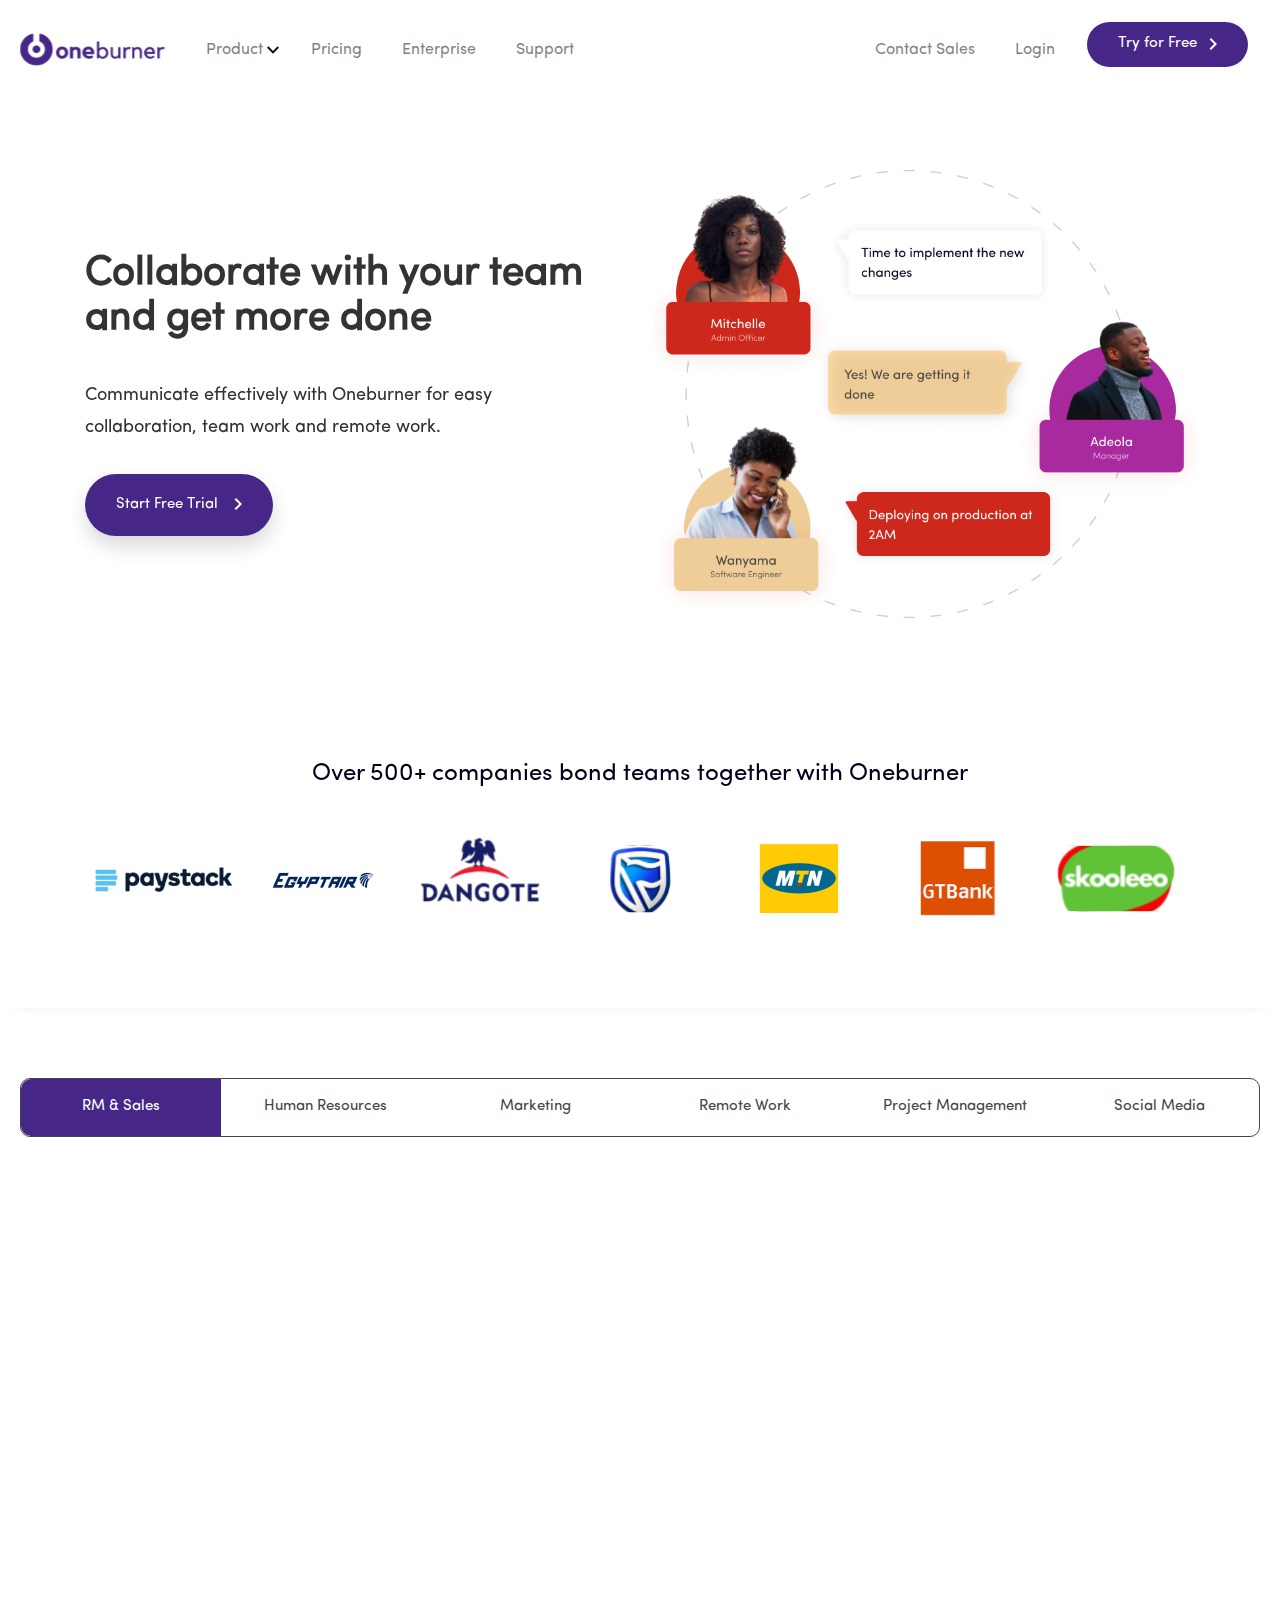
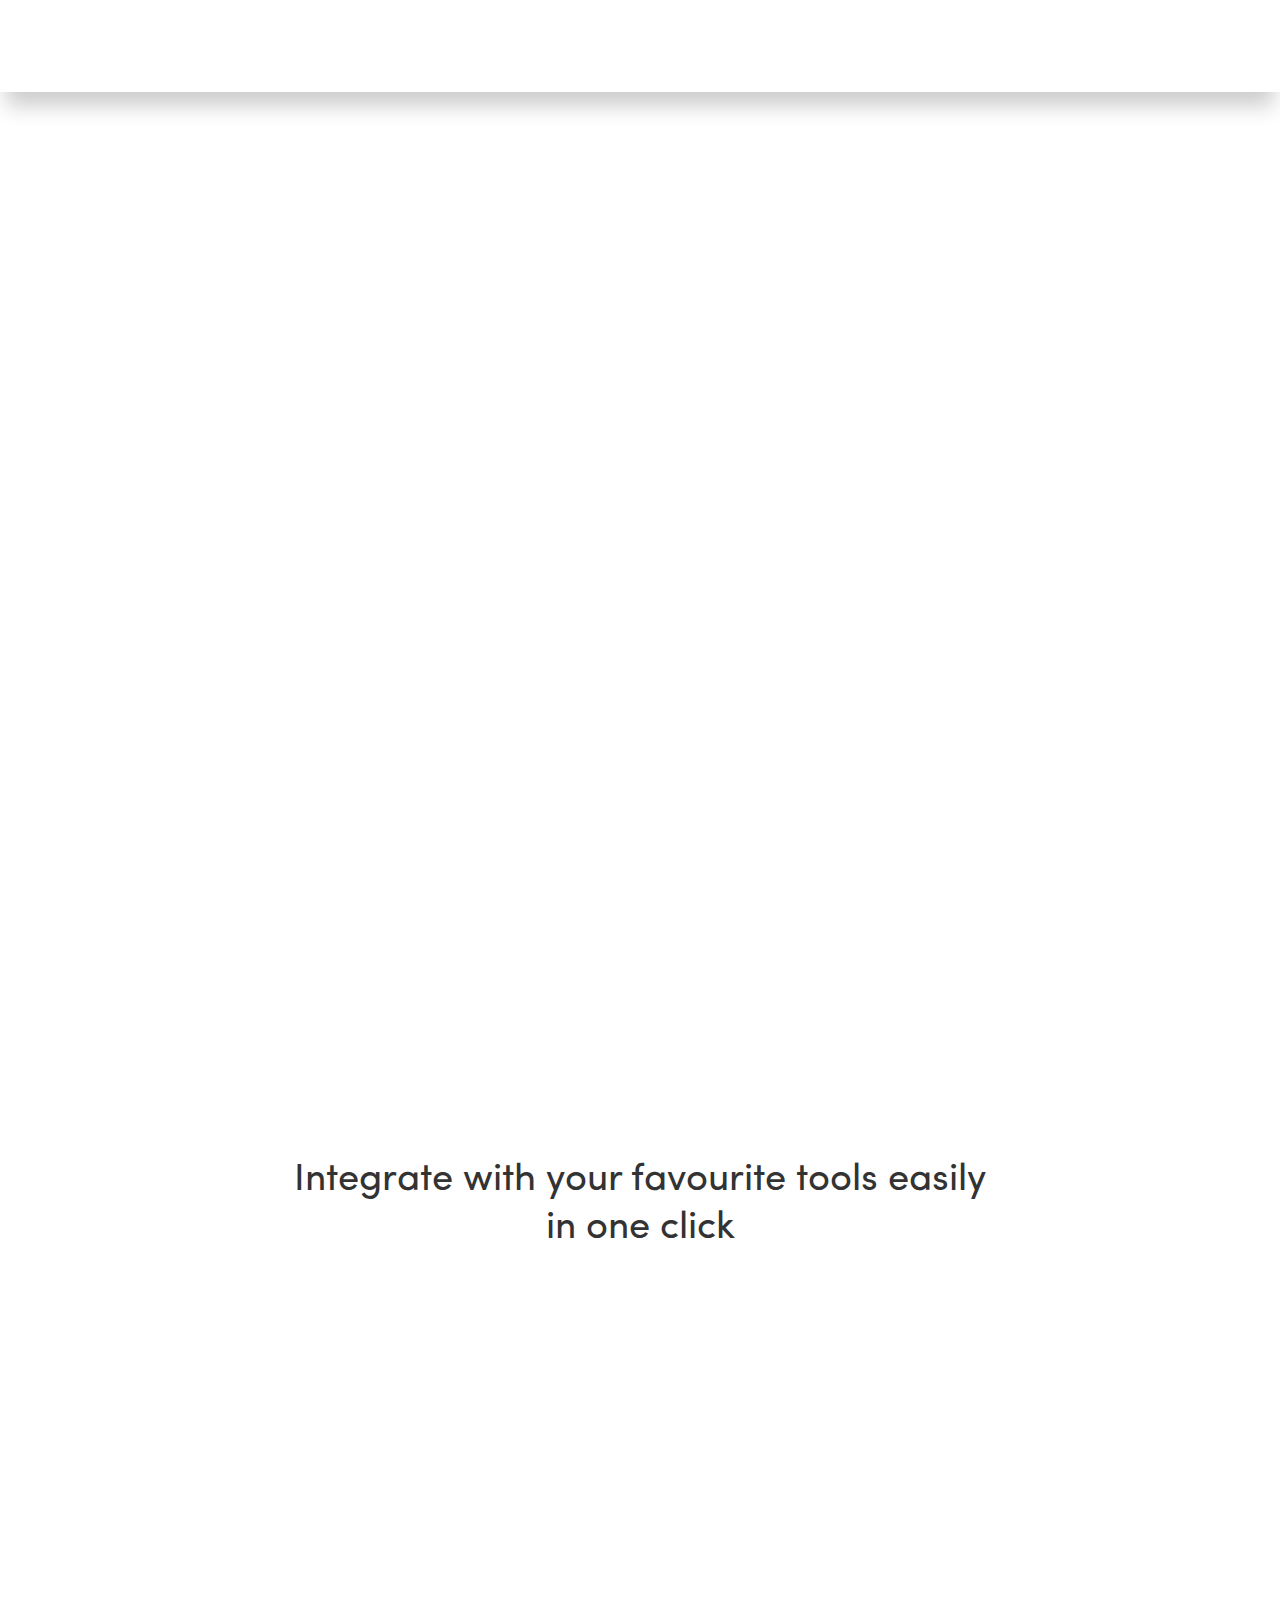
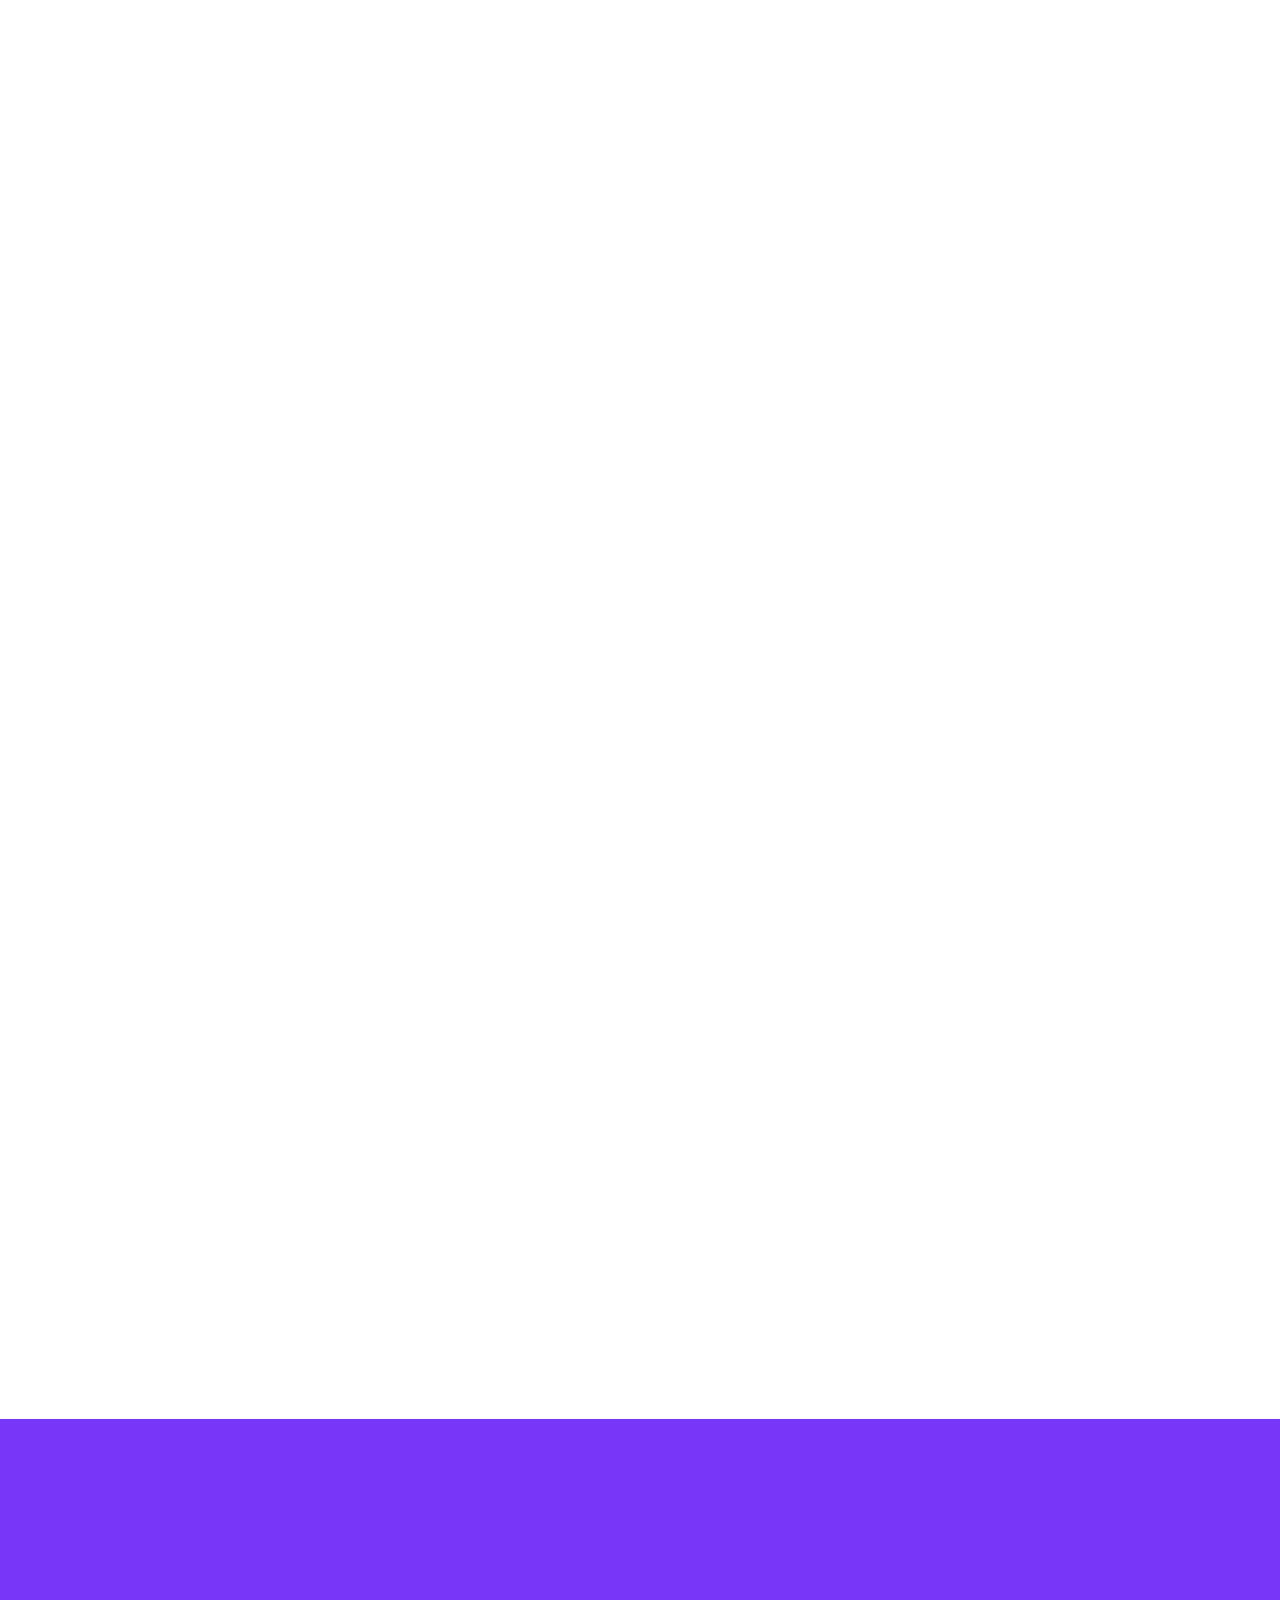
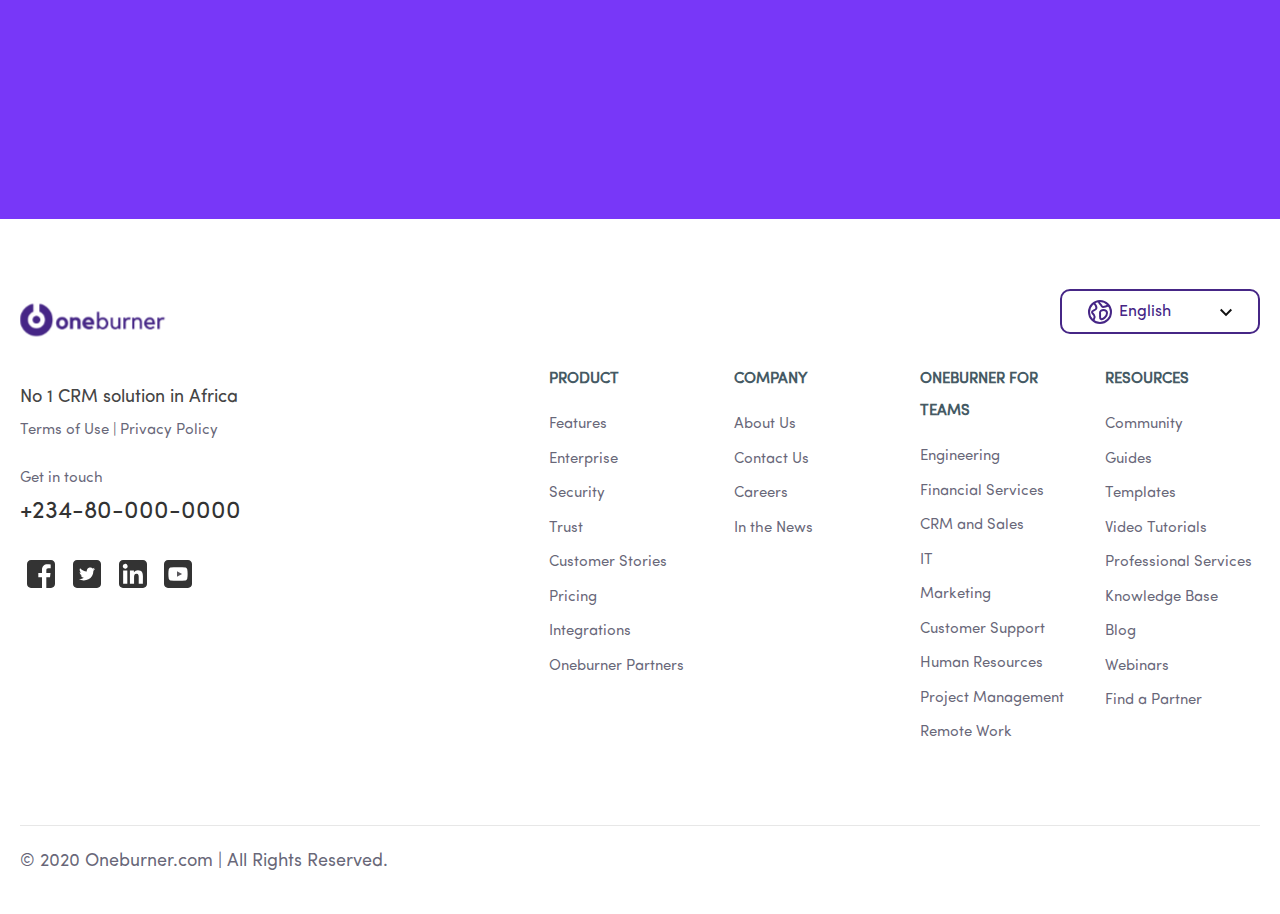
<file: index.html>
<!DOCTYPE html>
<html lang="en">
<head>
        <!-- Google Tag Manager -->
<script>(function(w,d,s,l,i){w[l]=w[l]||[];w[l].push({'gtm.start':
    new Date().getTime(),event:'gtm.js'});var f=d.getElementsByTagName(s)[0],
    j=d.createElement(s),dl=l!='dataLayer'?'&l='+l:'';j.async=true;j.src=
    'https://www.googletagmanager.com/gtm.js?id='+i+dl;f.parentNode.insertBefore(j,f);
    })(window,document,'script','dataLayer','GTM-TJR9PT8N');</script>
    <!-- End Google Tag Manager -->
    <meta charset="UTF-8">
    <meta name="viewport" content="width=device-width, initial-scale=1.0">
    <meta
      name="description"
      content="One Burner cooporate website"
    />
    <meta
      name="author name"
      content="Ezenwankwo Ugochukwu ( Devugo )"
    />
    <meta
      name="author website"
      content="profile.devugo.com"
    />
    <meta
      name="author github"
      content="github.com/devugo"
    />
    <title>Oneburner - Home</title>

    <link rel="stylesheet" href="css/bootstrap.min.css">
    <link href="css/aos.min.css" rel="stylesheet">
    <link href="css/animate.min.css" rel="stylesheet">
    <link rel="stylesheet" href="css/main.css">
    <link rel="shortcut icon" href="img/logo_without_bg.png" />


    <link rel="stylesheet" href="css/magnific-popup.css">
    <link rel="stylesheet" href="https://cdnjs.cloudflare.com/ajax/libs/font-awesome/4.7.0/css/font-awesome.min.css">

</head>
<!-- Google tag (gtag.js) -->
<!-- <script async src="https://www.googletagmanager.com/gtag/js?id=G-23HCF0NGWC"></script>
<script>
  window.dataLayer = window.dataLayer || [];
  function gtag(){dataLayer.push(arguments);}
  gtag('js', new Date());

  gtag('config', 'G-23HCF0NGWC');
</script> -->
<body>
        <!-- Google Tag Manager (noscript) -->
<noscript><iframe src="https://www.googletagmanager.com/ns.html?id=GTM-TJR9PT8N"
    height="0" width="0" style="display:none;visibility:hidden"></iframe></noscript>
    <!-- End Google Tag Manager (noscript) -->
    <nav class="navbar navbar-expand-lg navbar-light padding-head">
        <a class="navbar-brand" href="index.html"><img src="/img/logo_text.svg" alt="logo" /></a>
        <button class="navbar-toggler" type="button" data-toggle="collapse" data-target="#navbarSupportedContent" aria-controls="navbarSupportedContent" aria-expanded="false" aria-label="Toggle navigation">
          <span class="navbar-toggler-icon"></span>
        </button>
      
        <div class="collapse navbar-collapse" id="navbarSupportedContent">
            <ul class="navbar-nav mr-auto">
                <li class="nav-item oneburner-dropdown d-flex" id="oneburner-dropdown">
                    <a class="nav-link" href="#">Product</a>
                    <img class="dropdown-icon" src="img/icons/dropdown-icon.svg" alt="dropdown-icon" />
                    
                    <div class="oneburner-dropdown__menu padding-head" id="oneburner-dropdown__menu">
                        <div class="body">
                            <div class="row">
                                <div class="col-md-3">
                                    <div class="content">
                                        <img src="/img/icons/briefcase.svg" alt="briefcase-icon" />
                                        <div class="details">
                                            <h4>Clients</h4>
                                            <p class="small">See the amazing team that uses Oneburner.</p>
                                        </div>
                                    </div>
                                </div>
                                <div class="col-md-3">
                                    <div class="content">
                                        <img src="/img/icons/store.svg" alt="briefcase-icon" />
                                        <div class="details">
                                            <h4>Oneburner Stores</h4>
                                            <p class="small">Explore our ready made solutions to expand your business.</p>
                                        </div>
                                    </div>
                                </div>
                                <div class="col-md-3">
                                    <div class="content">
                                        <img src="/img/icons/plug.svg" alt="briefcase-icon" />
                                        <div class="details">
                                            <h4>Integrations</h4>
                                            <p class="small">Connect different solution to Oneburner and get more done.</p>
                                        </div>
                                    </div>
                                </div>
                                <div class="col-md-3">
                                    <div class="content">
                                        <img src="/img/icons/file-list.svg" alt="briefcase-icon" />
                                        <div class="details">
                                            <h4>Why Oneburner?</h4>
                                            <p class="small">See the amazing team that uses Oneburner.</p>
                                        </div>
                                    </div>
                                </div>
                            </div>
                        </div>
                    </div>
                </li>
                <li class="nav-item">
                    <a class="nav-link" href="#">Pricing</a>
                </li>
                <li class="nav-item">
                    <a class="nav-link" href="enterprise.html">Enterprise</a>
                </li>
                <li class="nav-item">
                    <a class="nav-link" href="contact.html">Support</a>
                </li>
            </ul>
          <div class="">
                <ul class="navbar-nav d-flex">
                    <li class="nav-item">
                        <a class="nav-link" href="contact.html">Contact Sales</a>
                    </li>
                    <li class="nav-item">
                        <a class="nav-link" href="login.html">Login</a>
                    </li>
                    <li class="nav-item">
                        <button class="nav-link btn oneburner-btn"><span>Try for Free</span><img src="/img/icons/arrow-right.svg" alt="arrow" /></button>
                    </li>
                </ul>
          </div>
        </div>
    </nav>

    <section class="hero">
        <div class="container">
            <div class="row">
                <div class="col-md-6">
                    <div class="content left-side pad-r" data-aos="fade-down">
                        <h2>Collaborate with your team and get more done</h2>
                        <p>Communicate effectively with Oneburner for easy collaboration, team work and remote work.</p>
                        <button class="btn oneburner-btn">
                            <span>Start Free Trial</span>
                            <img src="/img/icons/arrow-right.svg" alt="arrow" /></a>
                        </button>
                    </div>
                </div>
                <div class="col-md-6 order-first order-md-last p-0">
                    <div class="content right-side zoom-in" data-aos="fade-down">
                        <img class="img-responsive w-100" src="img/lanidng-image.png" alt="hero" />
                    </div>
                </div>
            </div>
        </div>
    </section>

    <section class="brands padding-head">
        <div class="container">
            <div class="content text-center" data-aos="zoom-in">
                <p class="big" id="big">Over 500+ companies bond teams together with Oneburner</p>
                <div class="brands-logos">
                    <div class="logo">
                        <img src="img/paystack.png" alt="paystack" />
                    </div>
                    <div class="logo">
                        <img src="img/egyptair.png" alt="egyptair" />
                    </div>
                    <div class="logo">
                        <img src="img/dangote.svg" alt="dangote" />
                    </div>
                    <div class="logo">
                        <img src="img/standardbank.svg" alt="standardbank" />
                    </div>
                    <div class="logo">
                        <img src="img/MTN.png" alt="MTN" />
                    </div>
                    <div class="logo">
                        <img src="img/gtbank.svg" alt="gtbank" />
                    </div>
                    <div class="logo">
                        <img src="img/skooleeo.svg" alt="skooleeo" />
                    </div>
                </div>
            </div>
        </div>
    </section>

    <section class="intro padding-head">
        <div class="oneburner-container">
            <div class="content">
                <ul class="navs">
                    <li class="active"><a href="#">RM & Sales</a></li>
                    <li><a href="#">Human Resources</a></li>
                    <li><a href="#">Marketing</a></li>
                    <li><a href="#">Remote Work</a></li>
                    <li><a href="#">Project Management</a></li>
                    <li><a href="#">Social Media</a></li>
                </ul>
                <div class="bottom-content container" data-aos="fade-in">
                    <div class="row">
                        <div class="col-md-6">
                            <div class="content left-side pad-r">
                                <h3>Manage team activities all in one place</h3>
                                <p>Keep your team organized and informed with activities that are up to date.</p>
                            </div>
                        </div>
                        <div class="col-md-6">
                            <div class="content right-side">
                                <a href="https://www.youtube.com/watch?v=8cR_1Qi-tP4" class="with-caption image-link" title="Play video">
                                    <img class="img-responsive w-100" src="img/video-img.png" alt="video" />
                                </a>
                            </div>
                        </div>
                    </div>
                </div>
            </div>
        </div>
    </section>

    <section class="more">
        <div class="container">
            <div class="row mb-4">
                <div class="col-md-6 p-0">
                    <div class="content left-side text-center" data-aos="fade-down">
                        <img class="img-responsive w-100" src="img/more1.png" alt="more" />
                    </div>
                </div>
                <div class="col-md-6 order-first order-md-last">
                    <div class="content right-side text pad-l" data-aos="fade-up">
                        <h3>Bring your team up to speed</h3>
                        <p>Collaborate on project from start to finish, see information at a glance, add comment, attachment and more with Oneburner.</p>
                    </div>
                </div>
            </div>
            <div class="row">
                <div class="col-md-6">
                    <div class="content left-side text pad-r" data-aos="fade-dwon">
                        <h3>Automated task timeline</h3>
                        <p>View dates, projects, calendar, sprint and more with reliability.</p>
                    </div>
                </div>
                <div class="col-md-6 p-0">
                    <div class="content right-side text-center" data-aos="fade-up">
                        <img class="img-responsive w-100" src="img/more2.png" alt="more" />
                    </div>
                </div>
            </div>
        </div>
    </section>

    <section class="integrations">
        <div class="container">
            <div class="content">
                <div class="title-container">
                    <h3 class="section-title text-center">
                        Integrate with your favourite tools easily in one click
                    </h3>
                </div>
                <div class="logos-layer" data-aos="zoom-in">
                    <div class="logo">
                        <img src="img/slack.svg" alt="logo" />
                    </div>
                    <div class="logo">
                        <img src="img/gmail.svg" alt="logo" />
                    </div>
                    <div class="logo">
                        <img src="img/linkedin.svg" alt="logo" />
                    </div>
                    <div class="logo">
                        <img src="img/mailchimp.svg" alt="logo" />
                    </div>
                    <div class="logo">
                        <img src="img/dropbox.svg" alt="logo" />
                    </div>
                    <div class="logo">
                        <img src="img/facebook.svg" alt="logo" />
                    </div>
                    <div class="logo">
                        <img src="img/onenote.svg" alt="logo" />
                    </div>
                    <div class="logo">
                        <img src="img/facebook-messenger.svg" alt="logo" />
                    </div>
                    <div class="logo">
                        <img src="img/whatsapp.svg" alt="logo" />
                    </div>
                    <div class="logo">
                        <img src="img/sendgrid.svg" alt="logo" />
                    </div>
                    <div class="logo">
                        <img src="img/github.svg" alt="logo" />
                    </div>
                </div>

                <div class="logos-layer mt-5" data-aos="zoom-in">
                    <div class="logo">
                        <img src="img/outlook-icon.svg" alt="logo" />
                    </div>
                    <div class="logo">
                        <img src="img/box.svg" alt="logo" />
                    </div>
                    <div class="logo">
                        <img src="img/onenote.svg" alt="logo" />
                    </div>
                    <div class="logo">
                        <img src="img/microsoft-teams.svg" alt="logo" />
                    </div>
                    <div class="logo">
                        <img src="img/microsoft-sharepoint.svg" alt="logo" />
                    </div>
                    <div class="logo">
                        <img src="img/youtube.svg" alt="logo" />
                    </div>
                    <div class="logo">
                        <img src="img/zeplin.svg" alt="logo" />
                    </div>
                    <div class="logo">
                        <img src="img/excel.svg" alt="logo" />
                    </div>
                    <div class="logo">
                        <img src="img/microsoft-powerpoint.svg" alt="logo" />
                    </div>
                    <div class="logo">
                        <img src="img/microsoft-access-2013.svg" alt="logo" />
                    </div>
                    <div class="logo">
                        <img src="img/wordpress-blue.svg" alt="logo" />
                    </div>
                </div>
            </div>
        </div>
    </section>

    <section class="more">
        <div class="container">
            <div class="row mb-4">
                <div class="col-md-6 p-0">
                    <div class="content left-side text-center" data-aos="fade-down">
                        <img class="img-responsive w-100" src="img/more3.png" alt="more" />
                    </div>
                </div>
                <div class="col-md-6 order-first order-md-last">
                    <div class="content right-side text pad-l" data-aos="fade-up">
                        <h3>Timeless report generator</h3>
                        <p>You can generate quick report of activities of all that has to do with the daily running of your business and teams.</p>
                    </div>
                </div>
            </div>
            <div class="row">
                <div class="col-md-6">
                    <div class="content left-side text padd-r" data-aos="fade-up">
                        <h3>Efficient lead management</h3>
                        <p>Track and manage prospective customers. Manage their notes, emails, meetings, calls, contacts, and files.</p>
                    </div>
                </div>
                <div class="col-md-6 p-0">
                    <div class="content right-side text-center" data-aos="fade-down">
                        <img class="img-responsive w-100" src="img/more4.png" alt="more" />
                    </div>
                </div>
            </div>
        </div>
    </section>

    <section class="support">
        <div class="container">
            <div class="row">
                <div class="col-md-6">
                    <div class="content left-side" data-aos="fade-in">
                        <div class="contacts">
                            <div class="contact">
                                <img src="img/icons/chat.svg" alt="chat-icon" />
                                <p class="small">Live chat</p>
                            </div>
                            <div class="contact">
                                <img src="img/icons/mail.svg" alt="chat-icon" />
                                <p class="small">Mail support</p>
                            </div>
                            <div class="contact">
                                <img src="img/icons/phone.svg" alt="chat-icon" />
                                <p class="small">Live chat</p>
                            </div>
                        </div>
                        <img class="support-img img-responsive" src="img/contact-photo.png" alt="contact" />
                    </div>
                </div>
                <div class="col-md-6 p-0">
                    <div class="content right-side" data-aos="fade-in">
                        <h3>24/7 customer support</h3>
                        <p>Our team of responsible member is always available to help you all day long and ready to meet your demand. Reach out to us and we will always be there.</p>
                    </div>
                </div>
            </div>
        </div>
    </section>

    <section class="skip">
        <div class="container">
            <div class="content text-center">
                <h2 data-aos="fade-down">Choose a better way to work</h2>
                <p class="big" data-aos="fade-down">No credit card details | No additional installation | No time wasting</p>
                <button class="btn oneburner-btn" data-aos="fade-up">
                    <span>Start my free trial</span>
                    <img src="/img/icons/arrow-right.svg" alt="arrow" /></a>
                </button>
            </div>
        </div>
    </section>
    
    <section class="footer padding-head">
        <div class="oneburner-container">
            <div class="row">
                <div class="col-md-5">
                    <div class="body">
                        <div class="row">
                            <div class="col-md-12">
                                <div class="content">
                                    <a href="index.html"><img class="logo" src="img/logo_text.svg" alt="logo-text" /></a>
                                    
                                    <p class="address">No 1 CRM solution in Africa</p>
                                    <p class="terms-privacy small"><a>Terms of Use</a> | <a>Privacy Policy</a></p>

                                    <p class="get-in-touch small">Get in touch</p>
                                    <p class="phone big">+234-80-000-0000</p>
                                    
                                    <div class="social-icons">
                                        <img src="img/icons/facebook-day.svg" alt="social-icon" />
                                        <img src="img/icons/twitter-day.svg" alt="social-icon" />
                                        <img src="img/icons/linkedin-day.svg" alt="social-icon" />
                                        <img src="img/icons/youtube-day.svg" alt="social-icon" />
                                    </div>
                                </div>
                            </div>
                        </div>
                    </div>
                </div>
                <div class="col-md-7">
                    <div class="body">
                        <div class="row">
                            <div class="col-md-12">
                                <div class="form ">
                                    <div class="form-select">
                                        <div class="select-dropdown">
                                            <button onclick="myFunction()" class="dropbtn">
                                                <span class="btn-text">English</span>
                                            </button>
                                            <div id="languageDropdown" class="dropdown-content">
                                              <a href="#">English</a>
                                            </div>
                                        </div>
                                        <img onclick="myFunction()" class="world" alt="icon" src="img/icons/world.svg" />
                                        <img onclick="myFunction()" class="dropdown-icon" src="img/icons/dropdown-icon.svg" alt="dropdown-icon" />
                                    </div>
                                
                                </div>
                            </div>
                            <div class="col-md-3">
                                <div class="content toggleable">
                                    <p class="title small footer-dropdown"><span>PRODUCT</span> <img class="dropdown-icon" src="img/icons/dropdown-icon.svg" alt="dropdown-icon" /></p>
                                    <ul>
                                        <li><a href="#">Features</a></li>
                                        <li><a href="enterprise.html">Enterprise</a></li>
                                        <li><a href="#">Security</a></li>
                                        <li><a href="#">Trust</a></li>
                                        <li><a href="#">Customer Stories</a></li>
                                        <li><a href="#">Pricing</a></li>
                                        <li><a href="#">Integrations</a></li>
                                        <li><a href="#">Oneburner Partners</a></li>
                                    </ul>
                                </div>
                            </div>
                            <div class="col-md-3">
                                <div class="content toggleable">
                                    <p class="title small footer-dropdown"><span>COMPANY</span> <img class="dropdown-icon" src="img/icons/dropdown-icon.svg" alt="dropdown-icon" /></p>
                                    <ul>
                                        <li><a href="#">About Us</a></li>
                                        <li><a href="contact.html">Contact Us</a></li>
                                        <li><a href="#">Careers</a></li>
                                        <li><a href="#">In the News</a></li>
                                    </ul>
                                </div>
                            </div>
                            <div class="col-md-3">
                                <div class="content toggleable">
                                    <p class="title small footer-dropdown"><span>ONEBURNER FOR TEAMS</span> <img class="dropdown-icon" src="img/icons/dropdown-icon.svg" alt="dropdown-icon" /></p>
                                    <ul>
                                        <li><a href="#">Engineering</a></li>
                                        <li><a href="#">Financial Services</a></li>
                                        <li><a href="#">CRM and Sales</a></li>
                                        <li><a href="#">IT</a></li>
                                        <li><a href="#">Marketing</a></li>
                                        <li><a href="#">Customer Support</a></li>
                                        <li><a href="#">Human Resources</a></li>
                                        <li><a href="#">Project Management</a></li>
                                        <li><a href="#">Remote Work</a></li>
                                    </ul>
                                </div>
                            </div>
                            <div class="col-md-3">
                                <div class="content toggleable">
                                    <p class="title small footer-dropdown"><span>RESOURCES</span> <img class="dropdown-icon" src="img/icons/dropdown-icon.svg" alt="dropdown-icon" /></p>
                                    <ul>
                                        <li><a href="#">Community</a></li>
                                        <li><a href="#">Guides</a></li>
                                        <li><a href="#">Templates</a></li>
                                        <li><a href="#">Video Tutorials</a></li>
                                        <li><a href="#">Professional Services</a></li>
                                        <li><a href="#">Knowledge Base</a></li>
                                        <li><a href="#">Blog</a></li>
                                        <li><a href="#">Webinars</a></li>
                                        <li><a href="#">Find a Partner</a></li>
                                    </ul>
                                </div>
                            </div>
                        </div>
                    </div>
                </div>
            </div>
        </div>
    </section>

    <footer class="padding-head">
        <div class="oneburner-container">
            <div class="content copyright">
                <p>© 2020 Oneburner.com | All Rights Reserved. </p>
            </div>
        </div>
    </footer>
    
    <div id="oneburner-overlay" class="oneburner-overlay">

    </div>

    <script src="js/jquery.min.js"></script>
    <script src="js/popper.min.js"></script>
    <script src="js/bootstrap.min.js"></script>

    
    <script src="js/aos.min.js"></script>
    <script src="js/magnific-popup.min.js"></script>

    <script src="js/custom.js"></script>
    <script src="js/popup.js"></script>
</body>
</html>
</file>
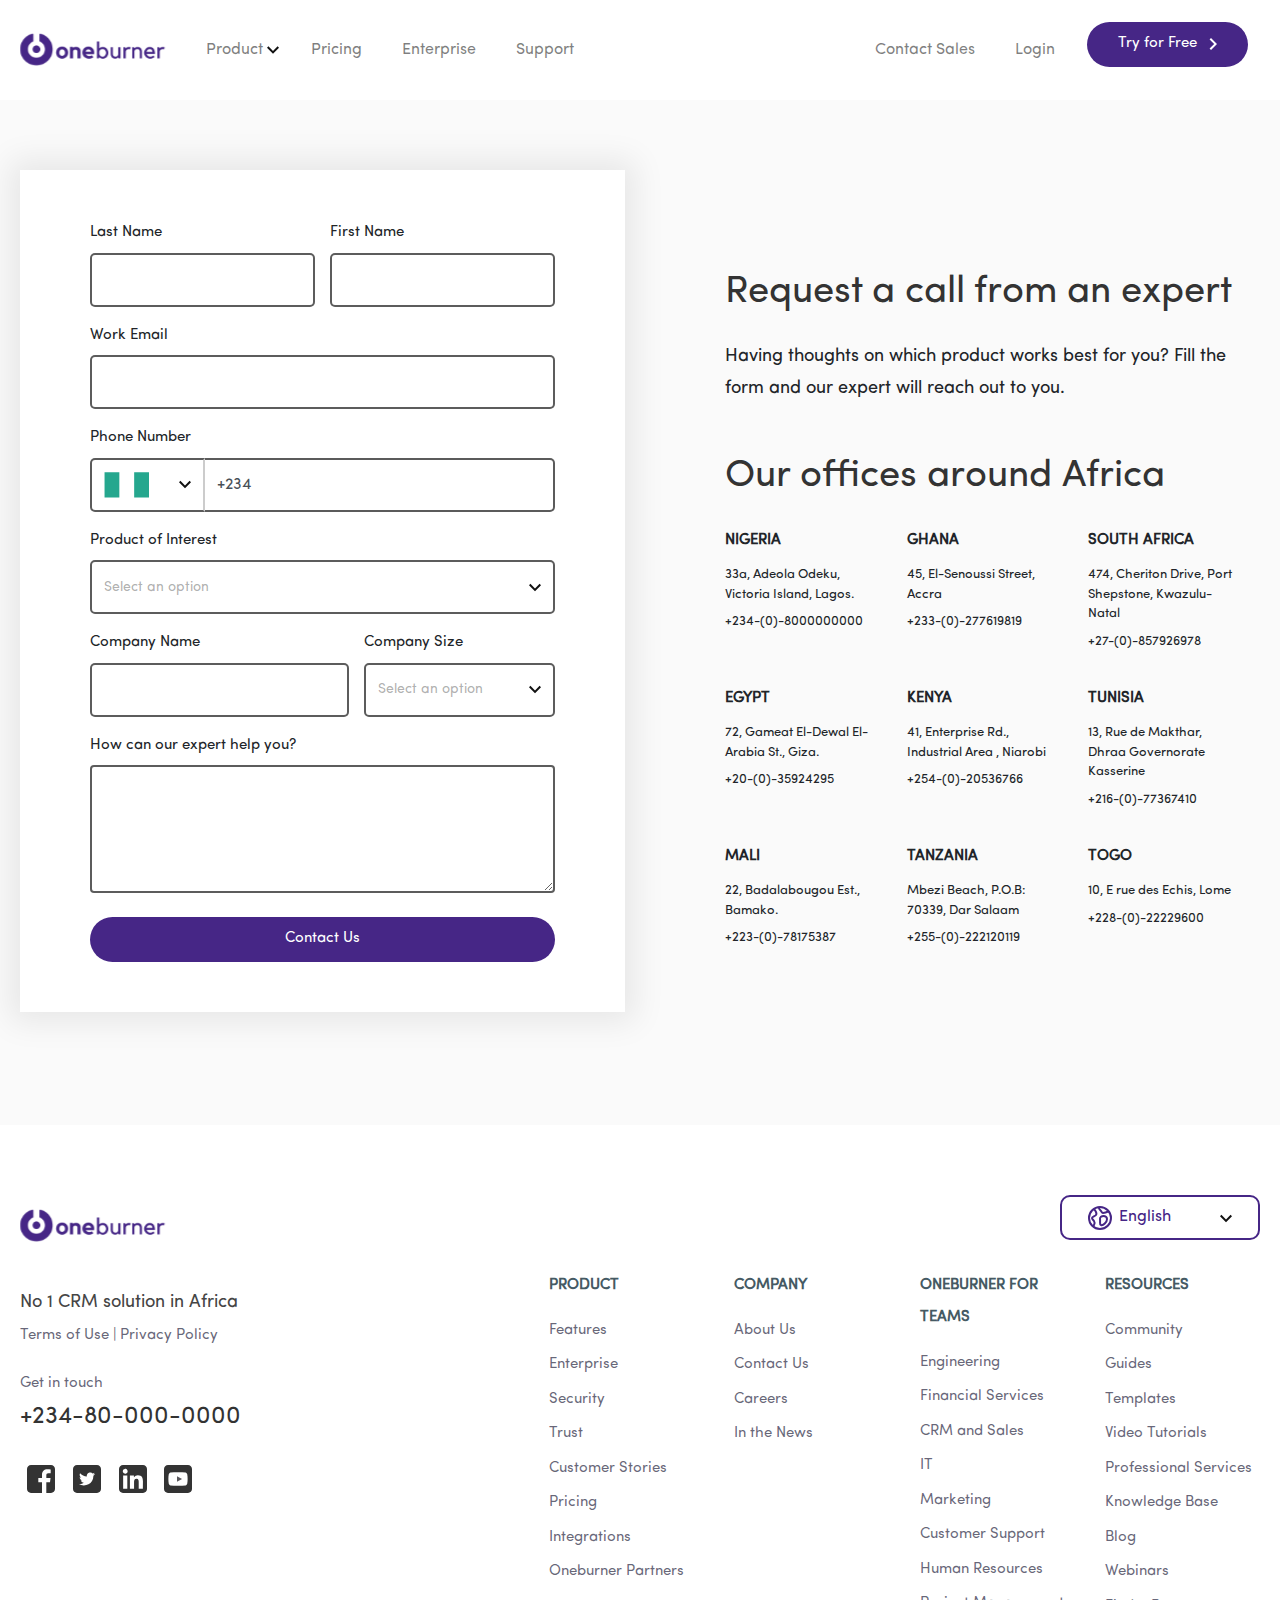
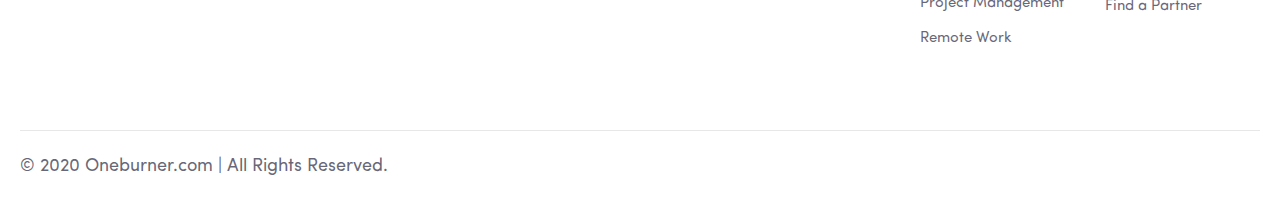
<file: contact.html>
<!DOCTYPE html>
<html lang="en">
<head>
        <!-- Google Tag Manager -->
<script>(function(w,d,s,l,i){w[l]=w[l]||[];w[l].push({'gtm.start':
    new Date().getTime(),event:'gtm.js'});var f=d.getElementsByTagName(s)[0],
    j=d.createElement(s),dl=l!='dataLayer'?'&l='+l:'';j.async=true;j.src=
    'https://www.googletagmanager.com/gtm.js?id='+i+dl;f.parentNode.insertBefore(j,f);
    })(window,document,'script','dataLayer','GTM-TJR9PT8N');</script>
    <!-- End Google Tag Manager -->
    <meta charset="UTF-8">
    <meta name="viewport" content="width=device-width, initial-scale=1.0">
    <meta
      name="description"
      content="One Burner cooporate website"
    />
    <meta
      name="author name"
      content="Ezenwankwo Ugochukwu ( Devugo )"
    />
    <meta
      name="author website"
      content="profile.devugo.com"
    />
    <meta
      name="author github"
      content="github.com/devugo"
    />
    <title>Oneburner - Contact</title>

    <link rel="stylesheet" href="css/bootstrap.min.css">
    <link href="css/aos.min.css" rel="stylesheet">
    <link href="css/animate.min.css" rel="stylesheet">
    <link rel="stylesheet" href="css/main.css">
    <link rel="shortcut icon" href="img/logo_without_bg.png" />


    <link rel="stylesheet" href="css/magnific-popup.css">
    <link rel="stylesheet" href="https://cdnjs.cloudflare.com/ajax/libs/font-awesome/4.7.0/css/font-awesome.min.css">

</head>
<!-- Google tag (gtag.js) -->
<!-- <script async src="https://www.googletagmanager.com/gtag/js?id=G-23HCF0NGWC"></script>
<script>
  window.dataLayer = window.dataLayer || [];
  function gtag(){dataLayer.push(arguments);}
  gtag('js', new Date());

  gtag('config', 'G-23HCF0NGWC');
</script> -->
<body>
        <!-- Google Tag Manager (noscript) -->
<noscript><iframe src="https://www.googletagmanager.com/ns.html?id=GTM-TJR9PT8N"
    height="0" width="0" style="display:none;visibility:hidden"></iframe></noscript>
    <!-- End Google Tag Manager (noscript) -->
    <nav class="navbar navbar-expand-lg navbar-light padding-head">
        <a class="navbar-brand" href="index.html"><img src="/img/logo_text.svg" alt="logo" /></a>
        <button class="navbar-toggler" type="button" data-toggle="collapse" data-target="#navbarSupportedContent" aria-controls="navbarSupportedContent" aria-expanded="false" aria-label="Toggle navigation">
          <span class="navbar-toggler-icon"></span>
        </button>
      
        <div class="collapse navbar-collapse" id="navbarSupportedContent">
            <ul class="navbar-nav mr-auto">
                <li class="nav-item oneburner-dropdown d-flex" id="oneburner-dropdown">
                    <a class="nav-link" href="#">Product</a>
                    <img class="dropdown-icon" src="img/icons/dropdown-icon.svg" alt="dropdown-icon" />
                    
                    <div class="oneburner-dropdown__menu padding-head" id="oneburner-dropdown__menu">
                        <div class="body">
                            <div class="row">
                                <div class="col-md-3">
                                    <div class="content">
                                        <img src="/img/icons/briefcase.svg" alt="briefcase-icon" />
                                        <div class="details">
                                            <h4>Clients</h4>
                                            <p class="small">See the amazing team that uses Oneburner.</p>
                                        </div>
                                    </div>
                                </div>
                                <div class="col-md-3">
                                    <div class="content">
                                        <img src="/img/icons/store.svg" alt="briefcase-icon" />
                                        <div class="details">
                                            <h4>Oneburner Stores</h4>
                                            <p class="small">Explore our ready made solutions to expand your business.</p>
                                        </div>
                                    </div>
                                </div>
                                <div class="col-md-3">
                                    <div class="content">
                                        <img src="/img/icons/plug.svg" alt="briefcase-icon" />
                                        <div class="details">
                                            <h4>Integrations</h4>
                                            <p class="small">Connect different solution to Oneburner and get more done.</p>
                                        </div>
                                    </div>
                                </div>
                                <div class="col-md-3">
                                    <div class="content">
                                        <img src="/img/icons/file-list.svg" alt="briefcase-icon" />
                                        <div class="details">
                                            <h4>Why Oneburner?</h4>
                                            <p class="small">See the amazing team that uses Oneburner.</p>
                                        </div>
                                    </div>
                                </div>
                            </div>
                        </div>
                    </div>
                </li>
                <li class="nav-item">
                    <a class="nav-link" href="#">Pricing</a>
                </li>
                <li class="nav-item">
                    <a class="nav-link" href="enterprise.html">Enterprise</a>
                </li>
                <li class="nav-item">
                    <a class="nav-link" href="contact.html">Support</a>
                </li>
            </ul>
          <div class="">
                <ul class="navbar-nav d-flex">
                    <li class="nav-item">
                        <a class="nav-link" href="contact.html">Contact Sales</a>
                    </li>
                    <li class="nav-item">
                        <a class="nav-link" href="login.html">Login</a>
                    </li>
                    <li class="nav-item">
                        <button class="nav-link btn oneburner-btn"><span>Try for Free</span><img src="/img/icons/arrow-right.svg" alt="arrow" /></button>
                    </li>
                </ul>
          </div>
        </div>
    </nav>

   <section class="contact padding-head">
    <div class="oneburner-container">
    <div class="row">
        <div class="col-md-6">
            <div class="content left-side">
                <form>
                    <div class="row">
                        <div class="col-md-6 d-padding-right-none allow-pad-r">
                            <div class="form-group">
                                <label for="lastname">Last Name</label>
                                <input type="text" class="form-control" id="lastname" name="lastname" required>
                            </div>
                        </div>
                        <div class="col-md-6 d-padding-left-none allow-pad-l">
                            <div class="form-group">
                                <label for="firstname">First Name</label>
                                <input type="text" class="form-control" id="firstname" name="firstname" required>
                            </div>
                        </div>
                    </div>
                    <div class="row">
                        <div class="col-md-12">
                            <div class="form-group">
                                <label for="email">Work Email</label>
                                <input type="email" class="form-control" id="email" name="email" required>
                            </div>
                        </div>
                    </div>
                    <div class="row">
                        <div class="col-md-12">
                            <div class="form-group phone">
                                <label for="phone">Phone Number</label>
                                <div class="content">
                                    <div class="dropdown">
                                        <button type="button" class="btn dropdown-toggle" data-toggle="dropdown">
                                            <img style="margin-right: 25px;" src="img/icons/Nigeria.svg" alt="flag" />
                                            <img  style="margin-left: 5px;" src="img/icons/dropdown-icon.svg" alt="dropdown" />
                                        </button>
                                        <div class="dropdown-menu" style="width: 40px !important;">
                                            <a class="dropdown-item" href="#">
                                                
                                            </a>
                                        </div>
                                    </div>
                                    <input class="form-control" value="+234 " id="phone" name="phone" required>
                                </div>
                            </div>
                        </div>
                    </div>
                    <div class="row">
                        <div class="col-md-12">
                            <div class="form-group product-interest">
                                <label for="product">Product of Interest</label>
                                <div class="content">
                                    <div class="dropdown w-100">
                                        <button type="button" class="btn dropdown-toggle w-100" data-toggle="dropdown">
                                            <span>Select an option</span>
                                            <img style="margin-left: 5px;" src="img/icons/dropdown-icon.svg" alt="dropdown" />
                                        </button>
                                        <div class="dropdown-menu" style="width: 40px !important;">
                                            <a class="dropdown-item" href="#">
                                                
                                            </a>
                                        </div>
                                    </div>
                                </div>
                            </div>
                        </div>
                    </div>
                    <div class="row">
                        <div class="col-md-7">
                            <div class="form-group">
                                <label for="lastname">Company Name</label>
                                <input type="text" class="form-control" id="lastname" name="lastname" required>
                            </div>
                        </div>
                        <div class="col-md-5 d-padding-left-none">
                            <div class="form-group company-size">
                                <label for="firstname">Company Size</label>
                                <div class="content">
                                    <div class="dropdown w-100">
                                        <button type="button" class="btn dropdown-toggle w-100" data-toggle="dropdown">
                                            <span>Select an option</span>
                                            <img  style="margin-left: 5px;" src="img/icons/dropdown-icon.svg" alt="dropdown" />
                                        </button>
                                        <div class="dropdown-menu" style="width: 40px !important;">
                                            <a class="dropdown-item" href="#">
                                                
                                            </a>
                                        </div>
                                    </div>
                                </div>
                            </div>
                        </div>
                    </div>
                    <div class="row">
                        <div class="col-md-12">
                            <div class="form-group">
                                <label for="message">How can our expert help you?</label>
                                <textarea style="height: 128px;" class="form-control" id="message" name="message" required></textarea>
                            </div>
                        </div>
                    </div>
                    <button type="submit" class="btn oneburner-btn w-100 mt-2">Contact Us</button>
                </form>
            </div>
        </div>
        <div class="col-md-6">
            <div class="content right-side mt-4">
                <h3 class="section-title mb-4">Request a call from an expert</h3>

                <p>Having thoughts on which product works best for you?  Fill the form and our expert will reach out to you.</p>

                <h3 class="section-title mt-5 mb-4">Our offices around Africa </h3>

                <div class="row mb-3">
                    <div class="col-md-4 col-sm-4 mb-3">
                        <p class="contact-title small mb-1">NIGERIA</p>
                        <ul>
                            <li class="mt-2 mb-2">33a, Adeola Odeku, Victoria 
                                Island, Lagos.
                            </li>
                            <li>
                                +234-(0)-8000000000
                            </li>
                        </ul>
                    </div>
                    <div class="col-md-4 col-sm-4 mb-3">
                        <p class="contact-title small mb-1">GHANA</p>
                        <ul>
                            <li class="mt-2 mb-2">
                                45, El-Senoussi Street, 
                                Accra
                            </li>
                            <li>
                                +233-(0)-277619819
                            </li>
                        </ul>
                    </div>
                    <div class="col-md-4 col-sm-4 mb-3">
                        <p class="contact-title small mb-1">SOUTH AFRICA</p>
                        <ul>
                            <li class="mt-2 mb-2">
                                474, Cheriton Drive, Port 
                                Shepstone, Kwazulu-Natal
                            </li>
                            <li>
                                +27-(0)-857926978
                            </li>
                        </ul>
                    </div>
                </div>

                <div class="row mb-3">
                    <div class="col-md-4 col-sm-4 mb-3">
                        <p class="contact-title small mb-1">EGYPT</p>
                        <ul>
                            <li class="mt-2 mb-2">72, Gameat El-Dewal 
                                El-Arabia St., Giza.
                            </li>
                            <li>
                                +20-(0)-35924295
                            </li>
                        </ul>
                    </div>
                    <div class="col-md-4 col-sm-4 mb-3">
                        <p class="contact-title small mb-1">KENYA</p>
                        <ul>
                            <li class="mt-2 mb-2">
                                41, Enterprise Rd., Industrial
                                Area , Niarobi
                            </li>
                            <li>
                                +254-(0)-20536766
                            </li>
                        </ul>
                    </div>
                    <div class="col-md-4 col-sm-4 mb-3">
                        <p class="contact-title small mb-1">TUNISIA</p>
                        <ul>
                            <li class="mt-2 mb-2">
                                13, Rue de Makthar, Dhraa
                                Governorate Kasserine
                                
                            </li>
                            <li>
                                +216-(0)-77367410
                            </li>
                        </ul>
                    </div>
                </div>

                <div class="row mb-3">
                    <div class="col-md-4 col-sm-4 mb-3">
                        <p class="contact-title small mb-1">MALI</p>
                        <ul>
                            <li class="mt-2 mb-2">22, Badalabougou Est.,
                                Bamako.
                            </li>
                            <li>
                                +223-(0)-78175387
                            </li>
                        </ul>
                    </div>
                    <div class="col-md-4 col-sm-4 mb-3">
                        <p class="contact-title small mb-1">TANZANIA</p>
                        <ul>
                            <li class="mt-2 mb-2">
                                Mbezi Beach, P.O.B: 70339,
                                Dar Salaam
                            </li>
                            <li>
                                +255-(0)-222120119
                            </li>
                        </ul>
                    </div>
                    <div class="col-md-4 col-sm-4 mb-3">
                        <p class="contact-title small mb-1">TOGO</p>
                        <ul>
                            <li class="mt-2 mb-2">
                                10, E rue des Echis, 
                                Lome
                            </li>
                            <li>
                                +228-(0)-22229600
                            </li>
                        </ul>
                    </div>
                </div>
            </div>
        </div>
        </div>
   </section>

   <section class="footer padding-head">
    <div class="oneburner-container">
        <div class="row">
            <div class="col-md-5">
                <div class="body">
                    <div class="row">
                        <div class="col-md-12">
                            <div class="content">
                                <a href="index.html"><img class="logo" src="img/logo_text.svg" alt="logo-text" /></a>
                                
                                <p class="address">No 1 CRM solution in Africa</p>
                                <p class="terms-privacy small"><a>Terms of Use</a> | <a>Privacy Policy</a></p>

                                <p class="get-in-touch small">Get in touch</p>
                                <p class="phone big">+234-80-000-0000</p>
                                
                                <div class="social-icons">
                                    <img src="img/icons/facebook-day.svg" alt="social-icon" />
                                    <img src="img/icons/twitter-day.svg" alt="social-icon" />
                                    <img src="img/icons/linkedin-day.svg" alt="social-icon" />
                                    <img src="img/icons/youtube-day.svg" alt="social-icon" />
                                </div>
                            </div>
                        </div>
                    </div>
                </div>
            </div>
            <div class="col-md-7">
                <div class="body">
                    <div class="row">
                        <div class="col-md-12">
                            <div class="form ">
                                <div class="form-select">
                                    <div class="select-dropdown">
                                        <button onclick="myFunction()" class="dropbtn">
                                            <span class="btn-text">English</span>
                                        </button>
                                        <div id="languageDropdown" class="dropdown-content">
                                          <a href="#">English</a>
                                        </div>
                                    </div>
                                    <img onclick="myFunction()" class="world" alt="icon" src="img/icons/world.svg" />
                                    <img onclick="myFunction()" class="dropdown-icon" src="img/icons/dropdown-icon.svg" alt="dropdown-icon" />
                                </div>
                            
                            </div>
                        </div>
                        <div class="col-md-3">
                            <div class="content toggleable">
                                <p class="title small footer-dropdown"><span>PRODUCT</span> <img class="dropdown-icon" src="img/icons/dropdown-icon.svg" alt="dropdown-icon" /></p>
                                <ul>
                                    <li><a href="#">Features</a></li>
                                    <li><a href="enterprise.html">Enterprise</a></li>
                                    <li><a href="#">Security</a></li>
                                    <li><a href="#">Trust</a></li>
                                    <li><a href="#">Customer Stories</a></li>
                                    <li><a href="#">Pricing</a></li>
                                    <li><a href="#">Integrations</a></li>
                                    <li><a href="#">Oneburner Partners</a></li>
                                </ul>
                            </div>
                        </div>
                        <div class="col-md-3">
                            <div class="content toggleable">
                                <p class="title small footer-dropdown"><span>COMPANY</span> <img class="dropdown-icon" src="img/icons/dropdown-icon.svg" alt="dropdown-icon" /></p>
                                <ul>
                                    <li><a href="#">About Us</a></li>
                                    <li><a href="contact.html">Contact Us</a></li>
                                    <li><a href="#">Careers</a></li>
                                    <li><a href="#">In the News</a></li>
                                </ul>
                            </div>
                        </div>
                        <div class="col-md-3">
                            <div class="content toggleable">
                                <p class="title small footer-dropdown"><span>ONEBURNER FOR TEAMS</span> <img class="dropdown-icon" src="img/icons/dropdown-icon.svg" alt="dropdown-icon" /></p>
                                <ul>
                                    <li><a href="#">Engineering</a></li>
                                    <li><a href="#">Financial Services</a></li>
                                    <li><a href="#">CRM and Sales</a></li>
                                    <li><a href="#">IT</a></li>
                                    <li><a href="#">Marketing</a></li>
                                    <li><a href="#">Customer Support</a></li>
                                    <li><a href="#">Human Resources</a></li>
                                    <li><a href="#">Project Management</a></li>
                                    <li><a href="#">Remote Work</a></li>
                                </ul>
                            </div>
                        </div>
                        <div class="col-md-3">
                            <div class="content toggleable">
                                <p class="title small footer-dropdown"><span>RESOURCES</span> <img class="dropdown-icon" src="img/icons/dropdown-icon.svg" alt="dropdown-icon" /></p>
                                <ul>
                                    <li><a href="#">Community</a></li>
                                    <li><a href="#">Guides</a></li>
                                    <li><a href="#">Templates</a></li>
                                    <li><a href="#">Video Tutorials</a></li>
                                    <li><a href="#">Professional Services</a></li>
                                    <li><a href="#">Knowledge Base</a></li>
                                    <li><a href="#">Blog</a></li>
                                    <li><a href="#">Webinars</a></li>
                                    <li><a href="#">Find a Partner</a></li>
                                </ul>
                            </div>
                        </div>
                    </div>
                </div>
            </div>
        </div>
    </div>
</section>

<footer class="padding-head">
    <div class="oneburner-container">
        <div class="content copyright">
            <p>© 2020 Oneburner.com | All Rights Reserved. </p>
        </div>
    </div>
</footer>
    
    <div id="oneburner-overlay" class="oneburner-overlay">

    </div>

    <script src="js/jquery.min.js"></script>
    <script src="js/popper.min.js"></script>
    <script src="js/bootstrap.min.js"></script>

    
    <script src="js/aos.min.js"></script>
    <script src="js/magnific-popup.min.js"></script>

    <script src="js/custom.js"></script>
    <script src="js/popup.js"></script>
</body>
</html>
</file>
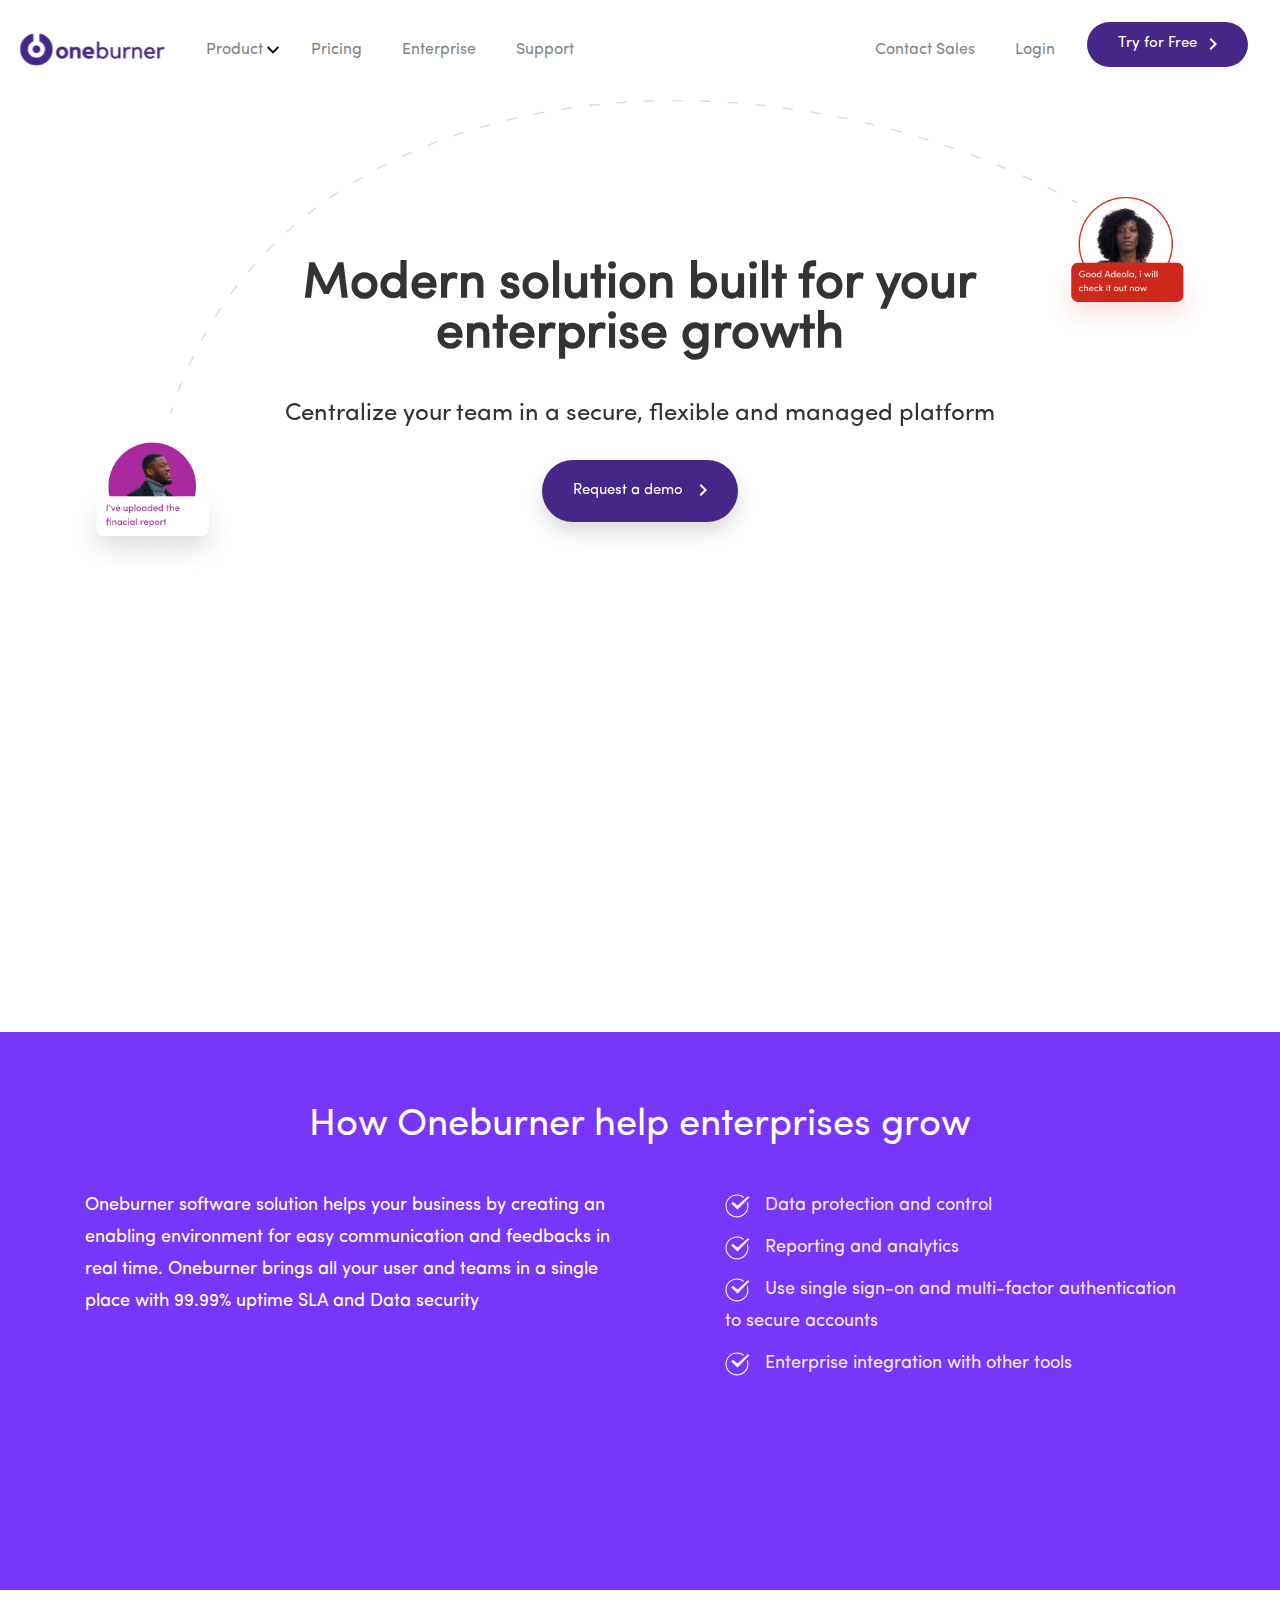
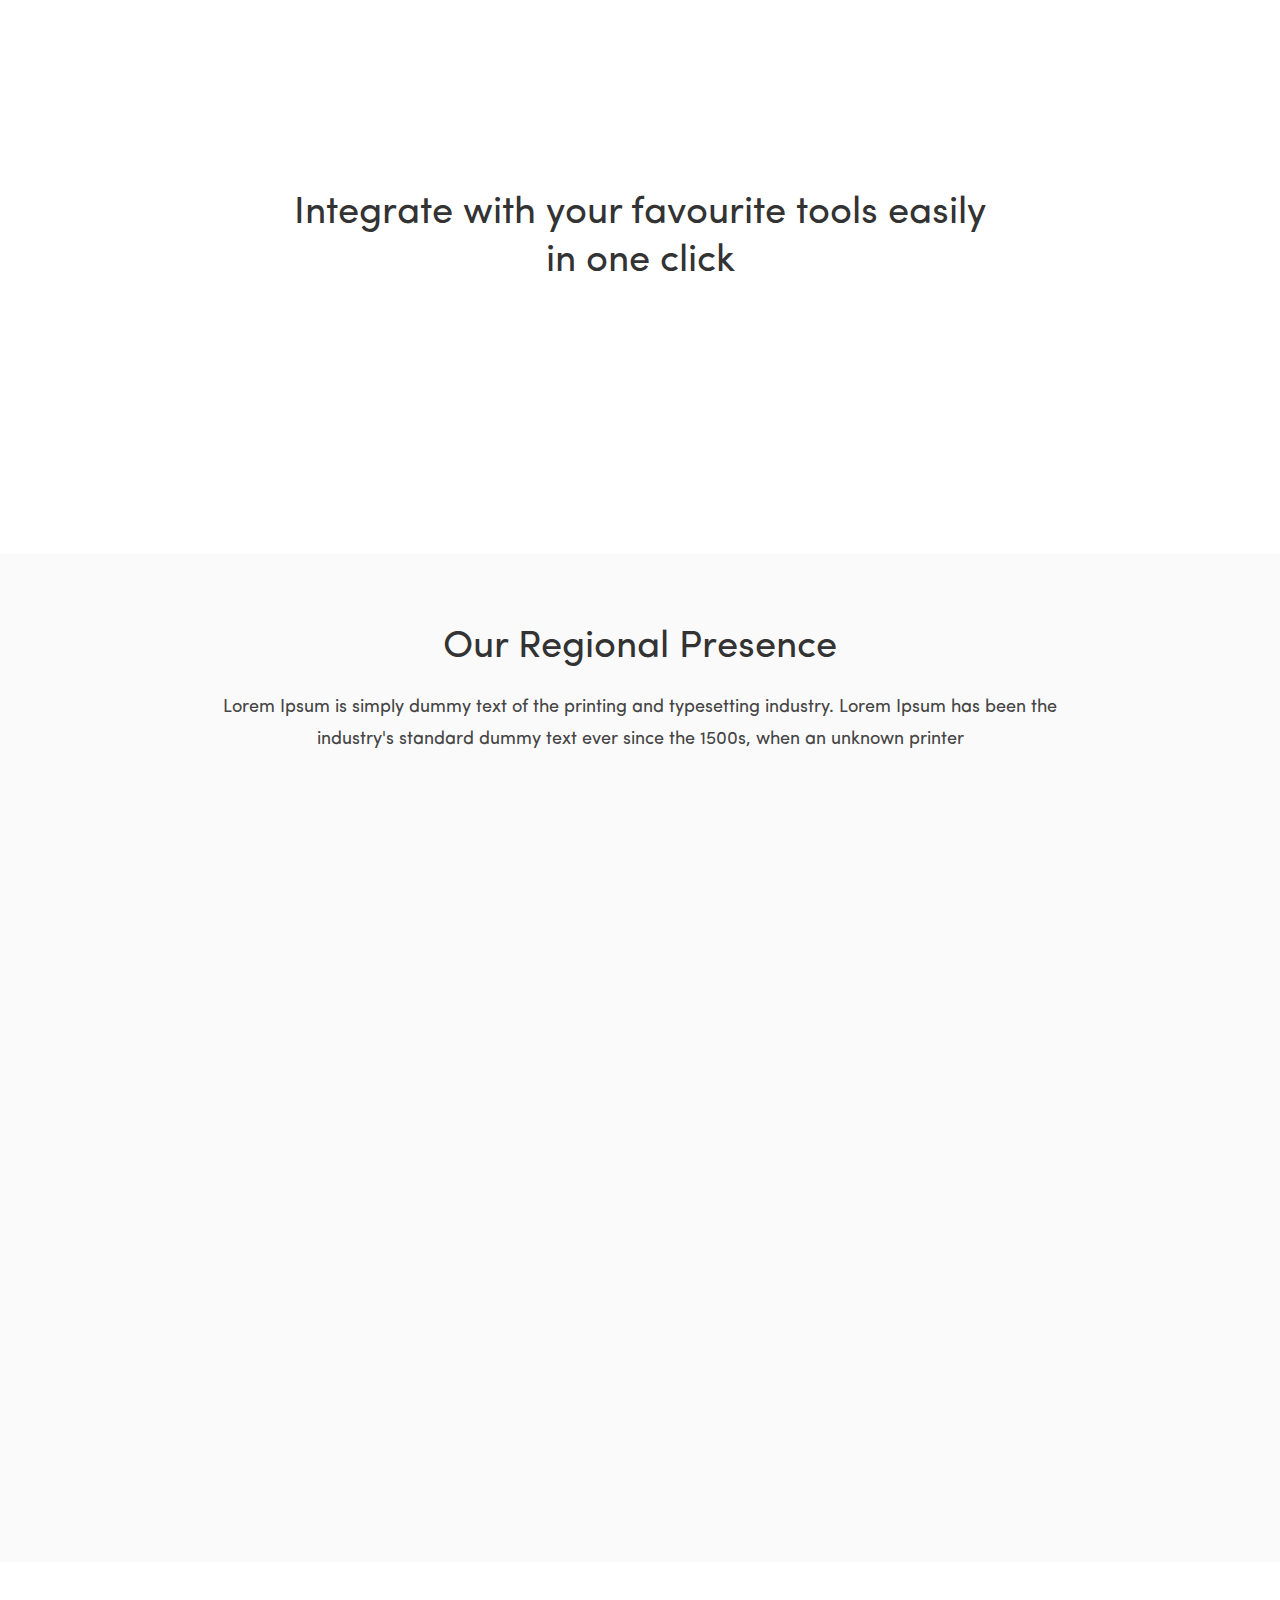
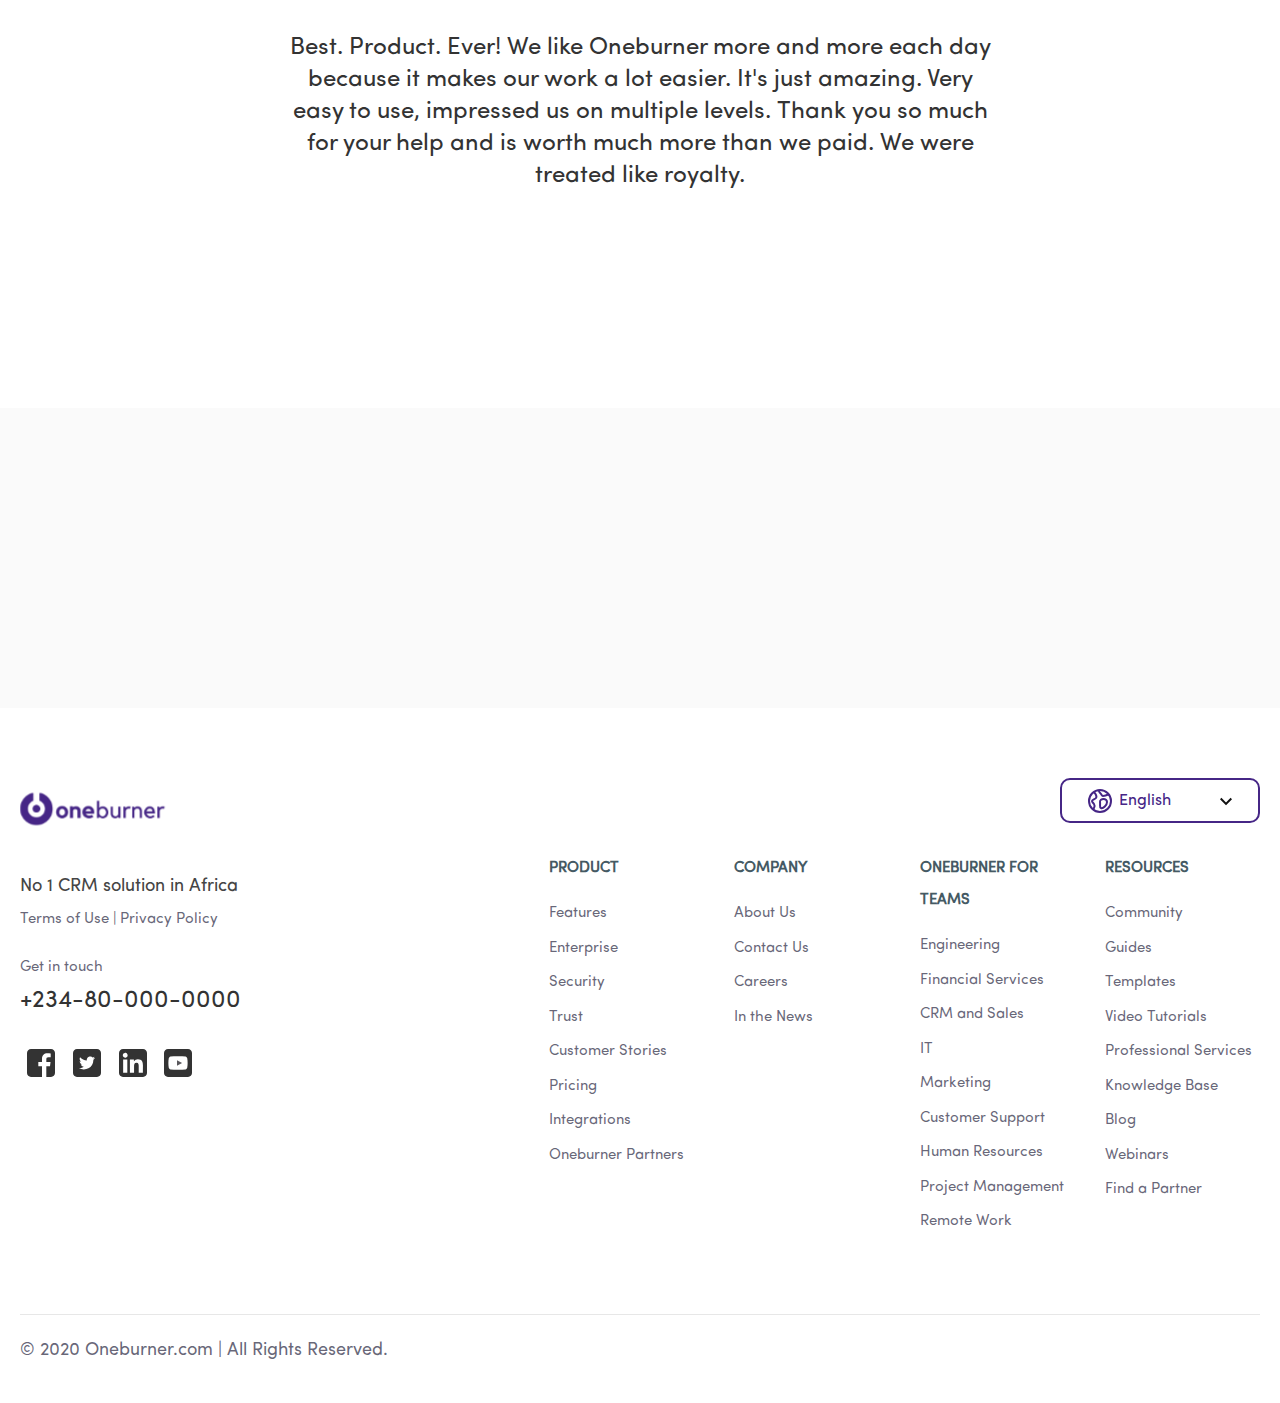
<file: enterprise.html>
<!DOCTYPE html>
<html lang="en">
<head>
        <!-- Google Tag Manager -->
<script>(function(w,d,s,l,i){w[l]=w[l]||[];w[l].push({'gtm.start':
    new Date().getTime(),event:'gtm.js'});var f=d.getElementsByTagName(s)[0],
    j=d.createElement(s),dl=l!='dataLayer'?'&l='+l:'';j.async=true;j.src=
    'https://www.googletagmanager.com/gtm.js?id='+i+dl;f.parentNode.insertBefore(j,f);
    })(window,document,'script','dataLayer','GTM-TJR9PT8N');</script>
    <!-- End Google Tag Manager -->
    <meta charset="UTF-8">
    <meta name="viewport" content="width=device-width, initial-scale=1.0">
    <meta
      name="description"
      content="One Burner cooporate website"
    />
    <meta
      name="author name"
      content="Ezenwankwo Ugochukwu ( Devugo )"
    />
    <meta
      name="author website"
      content="profile.devugo.com"
    />
    <meta
      name="author github"
      content="github.com/devugo"
    />
    <title>Oneburner - Enterprise</title>

    <link rel="stylesheet" href="css/bootstrap.min.css">
    <link href="css/aos.min.css" rel="stylesheet">
    <link href="css/animate.min.css" rel="stylesheet">
    <link rel="stylesheet" href="css/main.css">
    <link rel="shortcut icon" href="img/logo_without_bg.png" />


    <link rel="stylesheet" href="css/magnific-popup.css">
    <link rel="stylesheet" href="https://cdnjs.cloudflare.com/ajax/libs/font-awesome/4.7.0/css/font-awesome.min.css">

</head>
<!-- Google tag (gtag.js) -->
<!-- <script async src="https://www.googletagmanager.com/gtag/js?id=G-23HCF0NGWC"></script>
<script>
  window.dataLayer = window.dataLayer || [];
  function gtag(){dataLayer.push(arguments);}
  gtag('js', new Date());

  gtag('config', 'G-23HCF0NGWC');
</script> -->
<body>
        <!-- Google Tag Manager (noscript) -->
<noscript><iframe src="https://www.googletagmanager.com/ns.html?id=GTM-TJR9PT8N"
    height="0" width="0" style="display:none;visibility:hidden"></iframe></noscript>
    <!-- End Google Tag Manager (noscript) -->
    <nav class="navbar navbar-expand-lg navbar-light padding-head">
        <a class="navbar-brand" href="index.html"><img src="/img/logo_text.svg" alt="logo" /></a>
        <button class="navbar-toggler" type="button" data-toggle="collapse" data-target="#navbarSupportedContent" aria-controls="navbarSupportedContent" aria-expanded="false" aria-label="Toggle navigation">
          <span class="navbar-toggler-icon"></span>
        </button>
      
        <div class="collapse navbar-collapse" id="navbarSupportedContent">
            <ul class="navbar-nav mr-auto">
                <li class="nav-item oneburner-dropdown d-flex" id="oneburner-dropdown">
                    <a class="nav-link" href="#">Product</a>
                    <img class="dropdown-icon" src="img/icons/dropdown-icon.svg" alt="dropdown-icon" />
                    
                    <div class="oneburner-dropdown__menu padding-head" id="oneburner-dropdown__menu">
                        <div class="body">
                            <div class="row">
                                <div class="col-md-3">
                                    <div class="content">
                                        <img src="/img/icons/briefcase.svg" alt="briefcase-icon" />
                                        <div class="details">
                                            <h4>Clients</h4>
                                            <p class="small">See the amazing team that uses Oneburner.</p>
                                        </div>
                                    </div>
                                </div>
                                <div class="col-md-3">
                                    <div class="content">
                                        <img src="/img/icons/store.svg" alt="briefcase-icon" />
                                        <div class="details">
                                            <h4>Oneburner Stores</h4>
                                            <p class="small">Explore our ready made solutions to expand your business.</p>
                                        </div>
                                    </div>
                                </div>
                                <div class="col-md-3">
                                    <div class="content">
                                        <img src="/img/icons/plug.svg" alt="briefcase-icon" />
                                        <div class="details">
                                            <h4>Integrations</h4>
                                            <p class="small">Connect different solution to Oneburner and get more done.</p>
                                        </div>
                                    </div>
                                </div>
                                <div class="col-md-3">
                                    <div class="content">
                                        <img src="/img/icons/file-list.svg" alt="briefcase-icon" />
                                        <div class="details">
                                            <h4>Why Oneburner?</h4>
                                            <p class="small">See the amazing team that uses Oneburner.</p>
                                        </div>
                                    </div>
                                </div>
                            </div>
                        </div>
                    </div>
                </li>
                <li class="nav-item">
                    <a class="nav-link" href="#">Pricing</a>
                </li>
                <li class="nav-item">
                    <a class="nav-link" href="enterprise.html">Enterprise</a>
                </li>
                <li class="nav-item">
                    <a class="nav-link" href="contact.html">Support</a>
                </li>
            </ul>
          <div class="">
                <ul class="navbar-nav d-flex">
                    <li class="nav-item">
                        <a class="nav-link" href="contact.html">Contact Sales</a>
                    </li>
                    <li class="nav-item">
                        <a class="nav-link" href="login.html">Login</a>
                    </li>
                    <li class="nav-item">
                        <button class="nav-link btn oneburner-btn"><span>Try for Free</span><img src="/img/icons/arrow-right.svg" alt="arrow" /></button>
                    </li>
                </ul>
          </div>
        </div>
    </nav>

    <section class="hero enterprise">
        <div class="container">
            <img class="bg w-100" src="img/bg-2.png" data-aos="fade-in" />
            <div class="row">
                <div class="col-md-12">
                    <div class="content left-side">
                        <h1 data-aos="fade-down">Modern solution built for your enterprise growth</h1>
                        <p class="big" data-aos="fade-down">Centralize your team in a secure, flexible and managed platform</p>
                        <button class="btn oneburner-btn" data-aos="fade-up">
                            <span>Request a demo</span>
                            <img src="/img/icons/arrow-right.svg" alt="arrow" /></a>
                        </button>
                    </div>
                </div>
            </div>
        </div>
    </section>

    <section class="brands padding-head">
        <div class="container">
            <div class="content text-center" data-aos="zoom-in">
                <p class="big" id="big">Over 500+ companies bond teams together with Oneburner</p>
                <div class="brands-logos">
                    <div class="logo">
                        <img src="img/paystack.png" alt="paystack" />
                    </div>
                    <div class="logo">
                        <img src="img/egyptair.png" alt="egyptair" />
                    </div>
                    <div class="logo">
                        <img src="img/dangote.svg" alt="dangote" />
                    </div>
                    <div class="logo">
                        <img src="img/standardbank.svg" alt="standardbank" />
                    </div>
                    <div class="logo">
                        <img src="img/MTN.png" alt="MTN" />
                    </div>
                    <div class="logo">
                        <img src="img/gtbank.svg" alt="gtbank" />
                    </div>
                    <div class="logo">
                        <img src="img/skooleeo.svg" alt="skooleeo" />
                    </div>
                </div>
            </div>
        </div>
    </section>

    <section class="awards padding-head">
        <div class="container">
            <div class="body">
                <h3 class="title text-center">How Oneburner help enterprises grow</h3>
                
                <div class="row">
                    <div class="col-md-6">
                        <div class="content left-side">
                            <p>Oneburner software solution helps your business by creating an enabling environment for easy communication and feedbacks in real time. Oneburner brings all your user and teams in a single place with 99.99% uptime SLA and Data security</p>
                        </div>
                    </div>
                    <div class="col-md-6">
                        <div class="content right-side">
                            <ul>
                                <li>
                                    <img src="img/icons/check-circle.svg" alt="check-icon" />
                                    <span>Data protection and control</span>
                                </li>
                                <li>
                                    <img src="img/icons/check-circle.svg" alt="check-icon" />
                                    <span>Reporting and analytics</span>
                                </li>
                                <li>
                                    <img src="img/icons/check-circle.svg" alt="check-icon" />
                                    <span>Use single sign-on and multi-factor authentication to secure accounts</span>
                                </li>
                                <li>
                                    <img src="img/icons/check-circle.svg" alt="check-icon" />
                                    <span>Enterprise integration with other tools</span>
                                </li>
                            </ul>
                        </div>
                    </div>
                </div>

                <div class="floating" data-aos="fade-in">
                    <div class="floating-content">
                        <div class="content">
                            <img src="img/icons/medal.png" alt="medal" />
                        </div>
                        <div class="content">
                            <h3 class="title">Best Collaboration Software</h3>
                            <p>Africa tech coalition award 2020</p>
                        </div>
                        </div>
                    </div>
                </div>
            </div>
        </div>
    </section>


    <section class="integrations enterprise">
        <div class="container">
            <div class="content">
                <div class="title-container">
                    <h3 class="section-title text-center">
                        Integrate with your favourite tools easily in one click
                    </h3>
                </div>
                <div class="logos-layer" data-aos="fade-in">
                    <div class="logo">
                        <img src="img/slack.svg" alt="logo" />
                    </div>
                    <div class="logo">
                        <img src="img/gmail.svg" alt="logo" />
                    </div>
                    <div class="logo">
                        <img src="img/linkedin.svg" alt="logo" />
                    </div>
                    <div class="logo">
                        <img src="img/mailchimp.svg" alt="logo" />
                    </div>
                    <div class="logo">
                        <img src="img/dropbox.svg" alt="logo" />
                    </div>
                    <div class="logo">
                        <img src="img/facebook.svg" alt="logo" />
                    </div>
                    <div class="logo">
                        <img src="img/onenote.svg" alt="logo" />
                    </div>
                    <div class="logo">
                        <img src="img/facebook-messenger.svg" alt="logo" />
                    </div>
                    <div class="logo">
                        <img src="img/whatsapp.svg" alt="logo" />
                    </div>
                    <div class="logo">
                        <img src="img/sendgrid.svg" alt="logo" />
                    </div>
                    <div class="logo">
                        <img src="img/github.svg" alt="logo" />
                    </div>
                </div>

                <div class="logos-layer mt-5" data-aos="fade-in">
                    <div class="logo">
                        <img src="img/outlook-icon.svg" alt="logo" />
                    </div>
                    <div class="logo">
                        <img src="img/box.svg" alt="logo" />
                    </div>
                    <div class="logo">
                        <img src="img/onenote.svg" alt="logo" />
                    </div>
                    <div class="logo">
                        <img src="img/microsoft-teams.svg" alt="logo" />
                    </div>
                    <div class="logo">
                        <img src="img/microsoft-sharepoint.svg" alt="logo" />
                    </div>
                    <div class="logo">
                        <img src="img/youtube.svg" alt="logo" />
                    </div>
                    <div class="logo">
                        <img src="img/zeplin.svg" alt="logo" />
                    </div>
                    <div class="logo">
                        <img src="img/excel.svg" alt="logo" />
                    </div>
                    <div class="logo">
                        <img src="img/microsoft-powerpoint.svg" alt="logo" />
                    </div>
                    <div class="logo">
                        <img src="img/microsoft-access-2013.svg" alt="logo" />
                    </div>
                    <div class="logo">
                        <img src="img/wordpress-blue.svg" alt="logo" />
                    </div>
                </div>
            </div>
        </div>
    </section>

    <section class="regional">
        <div class="container">
            <div class="content text-center">
                <h3 class="section-title">Our Regional Presence</h3>
                <div class="paragraph">
                    <p>Lorem Ipsum is simply dummy text of the printing and typesetting industry. Lorem Ipsum has been the industry's standard dummy text ever since the 1500s, when an unknown printer </p>
                </div>
                <img src="img/africa.png" alt="africa-map" data-aos="fade-in" />
            </div>
        </div>
    </section>
    
    <section class="reviews padding-head">
        <div class="content text-center">
           
            <div class="single">
                <div class="comment">
                    <p class="big">Best. Product. Ever! We like Oneburner more and more each day because it makes our work a lot easier. It's just amazing. Very easy to use, impressed us on multiple levels. Thank you so much for your help and is worth much more than we paid. We were treated like royalty.</p>
                </div>
                <div class="profile-card" data-aos="zoom-in">
                    <div class="line"></div>
                    <div class="details">
                        <img src="img/profile.png" alt="profile" />
                        <div class="about">
                            <p class="name">Kemi Hassan</h>
                            <p>CEO, Saharaa Inc.</p>
                        </div>
                    </div>
                </div>
            </div>
        </div>
    </section>

    <section class="learn">
        <div class="container">
            <div class="content text-center" data-aos="fade-in">
                <h2 class="section-titles">Want to learn more on how we can impact your enterprise?</h2>
                <button class="btn oneburner-btn">
                    <span>Contact Sales</span>
                    <img src="/img/icons/arrow-right.svg" alt="arrow" /></a>
                </button>
            </div>
        </div>
    </section>

    <section class="footer padding-head">
        <div class="oneburner-container">
            <div class="row">
                <div class="col-md-5">
                    <div class="body">
                        <div class="row">
                            <div class="col-md-12">
                                <div class="content">
                                    <a href="index.html"><img class="logo" src="img/logo_text.svg" alt="logo-text" /></a>
                                    
                                    <p class="address">No 1 CRM solution in Africa</p>
                                    <p class="terms-privacy small"><a>Terms of Use</a> | <a>Privacy Policy</a></p>

                                    <p class="get-in-touch small">Get in touch</p>
                                    <p class="phone big">+234-80-000-0000</p>
                                    
                                    <div class="social-icons">
                                        <img src="img/icons/facebook-day.svg" alt="social-icon" />
                                        <img src="img/icons/twitter-day.svg" alt="social-icon" />
                                        <img src="img/icons/linkedin-day.svg" alt="social-icon" />
                                        <img src="img/icons/youtube-day.svg" alt="social-icon" />
                                    </div>
                                </div>
                            </div>
                        </div>
                    </div>
                </div>
                <div class="col-md-7">
                    <div class="body">
                        <div class="row">
                            <div class="col-md-12">
                                <div class="form ">
                                    <div class="form-select">
                                        <div class="select-dropdown">
                                            <button onclick="myFunction()" class="dropbtn">
                                                <span class="btn-text">English</span>
                                            </button>
                                            <div id="languageDropdown" class="dropdown-content">
                                              <a href="#">English</a>
                                            </div>
                                        </div>
                                        <img onclick="myFunction()" class="world" alt="icon" src="img/icons/world.svg" />
                                        <img onclick="myFunction()" class="dropdown-icon" src="img/icons/dropdown-icon.svg" alt="dropdown-icon" />
                                    </div>
                                
                                </div>
                            </div>
                            <div class="col-md-3">
                                <div class="content toggleable">
                                    <p class="title small footer-dropdown"><span>PRODUCT</span> <img class="dropdown-icon" src="img/icons/dropdown-icon.svg" alt="dropdown-icon" /></p>
                                    <ul>
                                        <li><a href="#">Features</a></li>
                                        <li><a href="enterprise.html">Enterprise</a></li>
                                        <li><a href="#">Security</a></li>
                                        <li><a href="#">Trust</a></li>
                                        <li><a href="#">Customer Stories</a></li>
                                        <li><a href="#">Pricing</a></li>
                                        <li><a href="#">Integrations</a></li>
                                        <li><a href="#">Oneburner Partners</a></li>
                                    </ul>
                                </div>
                            </div>
                            <div class="col-md-3">
                                <div class="content toggleable">
                                    <p class="title small footer-dropdown"><span>COMPANY</span> <img class="dropdown-icon" src="img/icons/dropdown-icon.svg" alt="dropdown-icon" /></p>
                                    <ul>
                                        <li><a href="#">About Us</a></li>
                                        <li><a href="contact.html">Contact Us</a></li>
                                        <li><a href="#">Careers</a></li>
                                        <li><a href="#">In the News</a></li>
                                    </ul>
                                </div>
                            </div>
                            <div class="col-md-3">
                                <div class="content toggleable">
                                    <p class="title small footer-dropdown"><span>ONEBURNER FOR TEAMS</span> <img class="dropdown-icon" src="img/icons/dropdown-icon.svg" alt="dropdown-icon" /></p>
                                    <ul>
                                        <li><a href="#">Engineering</a></li>
                                        <li><a href="#">Financial Services</a></li>
                                        <li><a href="#">CRM and Sales</a></li>
                                        <li><a href="#">IT</a></li>
                                        <li><a href="#">Marketing</a></li>
                                        <li><a href="#">Customer Support</a></li>
                                        <li><a href="#">Human Resources</a></li>
                                        <li><a href="#">Project Management</a></li>
                                        <li><a href="#">Remote Work</a></li>
                                    </ul>
                                </div>
                            </div>
                            <div class="col-md-3">
                                <div class="content toggleable">
                                    <p class="title small footer-dropdown"><span>RESOURCES</span> <img class="dropdown-icon" src="img/icons/dropdown-icon.svg" alt="dropdown-icon" /></p>
                                    <ul>
                                        <li><a href="#">Community</a></li>
                                        <li><a href="#">Guides</a></li>
                                        <li><a href="#">Templates</a></li>
                                        <li><a href="#">Video Tutorials</a></li>
                                        <li><a href="#">Professional Services</a></li>
                                        <li><a href="#">Knowledge Base</a></li>
                                        <li><a href="#">Blog</a></li>
                                        <li><a href="#">Webinars</a></li>
                                        <li><a href="#">Find a Partner</a></li>
                                    </ul>
                                </div>
                            </div>
                        </div>
                    </div>
                </div>
            </div>
        </div>
    </section>

    <footer class="padding-head">
        <div class="oneburner-container">
            <div class="content copyright">
                <p>© 2020 Oneburner.com | All Rights Reserved. </p>
            </div>
        </div>
    </footer>
    
    <div id="oneburner-overlay" class="oneburner-overlay">

    </div>

    <script src="js/jquery.min.js"></script>
    <script src="js/popper.min.js"></script>
    <script src="js/bootstrap.min.js"></script>

    
    <script src="js/aos.min.js"></script>
    <script src="js/magnific-popup.min.js"></script>

    <script src="js/custom.js"></script>
    <script src="js/popup.js"></script>
</body>
</html>
</file>
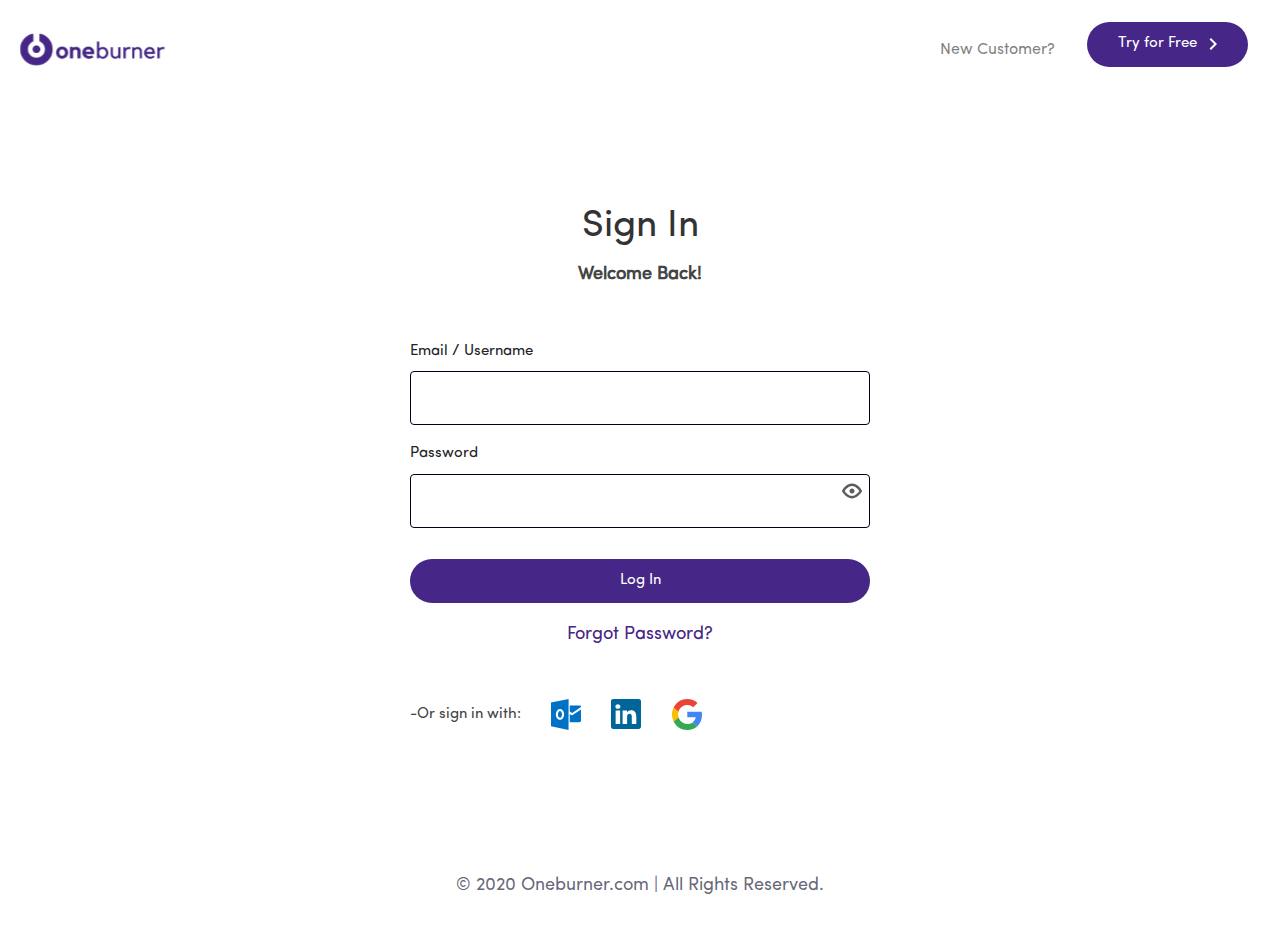
<file: login.html>
<!DOCTYPE html>
<html lang="en">
<head>
    <!-- Google Tag Manager -->
<script>(function(w,d,s,l,i){w[l]=w[l]||[];w[l].push({'gtm.start':
    new Date().getTime(),event:'gtm.js'});var f=d.getElementsByTagName(s)[0],
    j=d.createElement(s),dl=l!='dataLayer'?'&l='+l:'';j.async=true;j.src=
    'https://www.googletagmanager.com/gtm.js?id='+i+dl;f.parentNode.insertBefore(j,f);
    })(window,document,'script','dataLayer','GTM-TJR9PT8N');</script>
    <!-- End Google Tag Manager -->
    <meta charset="UTF-8">
    <meta name="viewport" content="width=device-width, initial-scale=1.0">
    <meta
      name="description"
      content="One Burner cooporate website"
    />
    <meta
      name="author name"
      content="Ezenwankwo Ugochukwu ( Devugo )"
    />
    <meta
      name="author website"
      content="profile.devugo.com"
    />
    <meta
      name="author github"
      content="github.com/devugo"
    />
    <title>Oneburner - Login</title>

    <link rel="stylesheet" href="css/bootstrap.min.css">
    <link href="css/aos.min.css" rel="stylesheet">
    <link href="css/animate.min.css" rel="stylesheet">
    <link rel="stylesheet" href="css/main.css">
    <link rel="shortcut icon" href="img/logo_without_bg.png" />


    <link rel="stylesheet" href="css/magnific-popup.css">
    <link rel="stylesheet" href="https://cdnjs.cloudflare.com/ajax/libs/font-awesome/4.7.0/css/font-awesome.min.css">

</head>
<!-- Google tag (gtag.js) -->
<!-- <script async src="https://www.googletagmanager.com/gtag/js?id=G-23HCF0NGWC"></script>
<script>
  window.dataLayer = window.dataLayer || [];
  function gtag(){dataLayer.push(arguments);}
  gtag('js', new Date());

  gtag('config', 'G-23HCF0NGWC');
</script> -->
<body>
    <!-- Google Tag Manager (noscript) -->
<noscript><iframe src="https://www.googletagmanager.com/ns.html?id=GTM-TJR9PT8N"
    height="0" width="0" style="display:none;visibility:hidden"></iframe></noscript>
    <!-- End Google Tag Manager (noscript) -->
    <nav class="navbar navbar-expand-lg navbar-light padding-head">
        <a class="navbar-brand" href="index.html"><img src="/img/logo_text.svg" alt="logo" /></a>
        <button class="navbar-toggler" type="button" data-toggle="collapse" data-target="#navbarSupportedContent" aria-controls="navbarSupportedContent" aria-expanded="false" aria-label="Toggle navigation">
          <span class="navbar-toggler-icon"></span>
        </button>
      
        <div class="collapse navbar-collapse" id="navbarSupportedContent">
            <ul class="navbar-nav mr-auto">
            </ul>
          <div class="">
                <ul class="navbar-nav d-flex">
                    <li class="nav-item">
                        <a class="nav-link" href="#">New Customer?</a>
                    </li>
                    <li class="nav-item">
                        <button class="nav-link btn oneburner-btn"><span>Try for Free</span><img src="/img/icons/arrow-right.svg" alt="arrow" /></button>
                    </li>
                </ul>
          </div>
        </div>
    </nav>

    <section class="login">
        <div class="body">
            <div class="text-center mb-5">
                <h3 class="section-title">Sign In</h3>
                <p className="mt-3 mb-2"><strong>Welcome Back!</strong></p>
            </div>
            <form>
                <div class="form-group">
                    <label for="email">Email / Username</label>
                    <input type="text" class="form-control" id="email" name="email" required>
                </div>
                <div class="form-group">
                    <label for="password">Password</label>
                    <input type="password" class="form-control" id="password" name="password" required>
                    <img class="icon" src="img/icons/eye.svg" alt="eye" />
                </div>
                <button type="submit" class="btn oneburner-btn">Log In</button>
            </form>
            <p class="forgot-password text-center mt-3"><a href="#">Forgot Password?</a></p>

            <div class="or-sign mt-5 d-flex">
                <div class="child">
                    <p class="small">-Or sign in with: </p>
                </div>
                <div class="child">
                    <img src="img/icons/outlook-icon.svg" class="signin-icon" alt="icon" />
                </div>
                <div class="child">
                    <img src="img/icons/linkedin-icon.svg" class="signin-icon" alt="icon" />
                </div>
                <div class="child">
                    <img src="img/icons/google-icon.svg" class="signin-icon" alt="icon" />
                </div>
            </div>
        </div>
    </section>

    <footer class="padding-head login-section">
        <div class="content copyright text-center">
            <p>© 2020 Oneburner.com | All Rights Reserved. </p>
        </div>
    </footer>
    
    <div id="oneburner-overlay" class="oneburner-overlay">

    </div>

    <script src="js/jquery.min.js"></script>
    <script src="js/popper.min.js"></script>
    <script src="js/bootstrap.min.js"></script>

    
    <script src="js/aos.min.js"></script>
    <script src="js/magnific-popup.min.js"></script>

    <script src="js/custom.js"></script>
    <script src="js/popup.js"></script>
</body>
</html>
</file>
<file: css/main.css>
@import url('https://fonts.googleapis.com/css2?family=Playfair+Display&display=swap" rel="stylesheet');
@font-face {
  font-family: Sofia;
  src: url("/fonts/Sofia/Sofia Pro Regular Az.otf");
}

html {
  scroll-behavior: smooth;
}

* {
  -webkit-box-sizing: border-box;
          box-sizing: border-box;
  margin: 0;
  padding: 0;
  font-family: 'Sofia', sans-serif;
}

h1 {
  font-weight: 700;
  font-size: 35px;
  line-height: 40px;
}

h2 {
  font-weight: 700;
  font-size: 30px;
  line-height: 40px;
  color: #333;
}

h3 {
  font-weight: 400;
  font-size: 25px;
  line-height: 30px;
}

h4 {
  font-weight: 700;
  font-size: 13px;
  color: #333;
}

p {
  font-weight: 400;
  font-size: 15px;
  line-height: 25px;
}

p.big {
  font-size: 19px;
}

p.small {
  font-size: 13px;
}

input, textarea {
  width: 100%;
  border: 1px solid grey;
  height: 50px;
}

input:hover, input:active, input:focus, textarea:hover, textarea:active, textarea:focus {
  outline: 0px !important;
  -webkit-appearance: none;
  -webkit-box-shadow: none !important;
          box-shadow: none !important;
  border: 1.5px solid #7837F8;
}

.padding-r-1 {
  padding-right: 0;
}

.padding-l-1 {
  padding-left: 0;
}

.oneburner-btn {
  background-color: #462686;
  padding: 10px 30px !important;
  color: #fff !important;
  border-radius: 100px;
  font-size: 12px;
}

.oneburner-btn img {
  margin-left: 12px;
}

.oneburner-overlay {
  position: fixed;
  height: 100%;
  width: 100%;
  top: 0;
  left: 0;
  right: 0;
  bottom: 0;
  background: rgba(0, 0, 0, 0.14);
  display: none;
}

section {
  padding: 40px 20px;
}

.section-title {
  color: #333;
}

@media screen and (min-width: 768px) {
  h1 {
    font-size: 40px;
    line-height: 42px;
  }
  h2 {
    font-size: 30px;
  }
  h3 {
    font-size: 26px;
  }
  h4 {
    font-size: 14px;
  }
  p {
    font-size: 18px;
  }
  p.big {
    font-size: 24px;
  }
  p.small {
    font-size: 14px;
  }
  .padding-head {
    padding-left: 20px;
    padding-right: 20px;
  }
  .pad-r {
    padding-right: 20px;
  }
  .pad-l {
    padding-left: 20px;
  }
  section {
    padding: 70px 30px;
  }
  .oneburner-btn {
    font-size: 15px;
  }
}

@media screen and (min-width: 1024px) {
  h1 {
    font-size: 50px;
    line-height: 50px;
  }
  h2 {
    font-size: 40px;
    line-height: 45px;
  }
  h3 {
    font-size: 38px;
    line-height: 48px;
  }
  h4 {
    font-size: 16px;
  }
  p {
    line-height: 32px;
  }
  p.small {
    font-size: 15px;
  }
  .pad-r {
    padding-right: 30px;
  }
  .pad-l {
    padding-left: 30px;
  }
}

@media screen and (min-width: 1300px) {
  h1 {
    font-size: 60px;
    line-height: 60px;
  }
  h2 {
    font-size: 45px;
    line-height: 50px;
  }
  h3 {
    font-size: 40px;
  }
  .padding-head {
    padding-left: 48px;
    padding-right: 48px;
  }
  .pad-r {
    padding-right: 50px;
  }
  .pad-l {
    padding-left: 50px;
  }
  .oneburner-btn {
    font-size: 18px;
  }
}

@media screen and (min-width: 1600px) {
  h1 {
    font-size: 72px;
    line-height: 72px;
  }
  h2 {
    font-size: 50px;
    line-height: 60px;
  }
  p {
    font-size: 20px;
  }
  p.small {
    font-size: 16px;
  }
  .padding-head {
    padding-left: 78px;
    padding-right: 78px;
  }
}

@media (min-width: 1500px) {
  .container, .container-lg, .container-md, .container-sm, .container-xl {
    max-width: 1340px;
  }
}

@media (min-width: 1900px) {
  .container, .container-lg, .container-md, .container-sm, .container-xl {
    max-width: 1640px;
  }
  .oneburner-container {
    max-width: 1540px;
    margin: 0 auto;
  }
}

nav {
  background-color: #fff;
  z-index: 2;
}

nav .navbar-brand img {
  width: 130px;
}

nav .navbar-collapse {
  background-color: #fff;
}

nav .nav-item a {
  font-weight: 400;
  font-size: 13px;
  line-height: 30px;
  color: #454545;
}

nav .nav-item:hover a {
  color: #462686 !important;
}

nav .nav-item:hover .oneburner-dropdown__menu {
  display: block;
}

nav .nav-item:hover .dropdown-icon {
  -webkit-transform: rotate(180deg);
          transform: rotate(180deg);
}

nav .nav-item .dropdown-icon {
  margin-left: 4px;
}

nav .oneburner-dropdown__menu {
  position: absolute;
  display: none;
  top: 70px;
  background-color: #fff;
  width: 100%;
  left: 0;
  -webkit-box-shadow: 0 20px 20px -6px rgba(0, 0, 0, 0.2);
          box-shadow: 0 20px 20px -6px rgba(0, 0, 0, 0.2);
  height: 330px;
  z-index: 20;
}

nav .oneburner-dropdown__menu.hide {
  display: none;
}

nav .oneburner-dropdown__menu .body {
  display: -webkit-box;
  display: -ms-flexbox;
  display: flex;
  height: 100%;
  -webkit-box-align: center;
      -ms-flex-align: center;
          align-items: center;
  padding-left: 15px;
  padding-right: 15px;
}

nav .oneburner-dropdown__menu .body .content {
  display: -webkit-box;
  display: -ms-flexbox;
  display: flex;
  -webkit-box-align: start;
      -ms-flex-align: start;
          align-items: flex-start;
}

nav .oneburner-dropdown__menu .body .content .details {
  margin-left: 15px;
}

@media screen and (min-width: 768px) {
  nav .nav-item a {
    font-size: 14px;
  }
  nav .oneburner-dropdown__menu {
    height: 320px;
  }
  nav .oneburner-dropdown__menu .body {
    margin-right: 100px;
    padding-left: 0;
    padding-right: 0;
  }
}

@media screen and (min-width: 992px) {
  nav {
    height: 100px;
  }
  nav .nav-item {
    margin: 0 12px;
  }
  nav .nav-item .dropdown-icon {
    margin-left: -4px;
  }
  nav .nav-item .oneburner-btn {
    margin-top: -5px;
  }
  nav .navbar-brand img {
    width: 140px;
  }
  nav .oneburner-dropdown__menu {
    top: 73.6px;
    height: 250px;
  }
  nav .oneburner-dropdown__menu .body {
    margin-right: 152px;
  }
}

@media screen and (min-width: 1024px) {
  nav .nav-item a {
    font-size: 16px;
  }
  nav .navbar-brand img {
    width: 150px;
  }
}

@media screen and (min-width: 1300px) {
  nav .nav-item {
    margin: 0 16px;
  }
}

@media screen and (min-width: 1600px) {
  nav .nav-item a {
    font-size: 20px;
  }
  nav .navbar-brand img {
    width: 270px;
  }
}

footer .content {
  padding: 20px 0;
  border-top: 1px solid rgba(69, 69, 69, 0.13);
  text-align: center;
}

footer .content p {
  color: rgba(1, 0, 29, 0.6);
}

footer.login-section {
  text-align: center;
}

footer.login-section .content {
  border: none;
}

@media screen and (min-width: 768px) {
  footer .content {
    text-align: left;
  }
}

.hero {
  color: #333;
}

.hero .content.left-side {
  height: 100%;
  display: -webkit-box;
  display: -ms-flexbox;
  display: flex;
  -webkit-box-orient: vertical;
  -webkit-box-direction: normal;
      -ms-flex-direction: column;
          flex-direction: column;
  -webkit-box-pack: center;
      -ms-flex-pack: center;
          justify-content: center;
  -webkit-box-align: center;
      -ms-flex-align: center;
          align-items: center;
  text-align: center;
}

.hero .content.left-side p {
  margin: 30px 0;
  max-width: 460px;
}

.hero .content.left-side button {
  -webkit-box-shadow: 0px 10px 20px rgba(0, 0, 0, 0.15);
          box-shadow: 0px 10px 20px rgba(0, 0, 0, 0.15);
}

.hero.enterprise h1 {
  max-width: 770px;
}

.hero.enterprise .container {
  position: relative;
}

.hero.enterprise .container .bg {
  position: absolute;
  top: -50px;
  left: 0;
  display: none;
}

.hero.enterprise .left-side {
  display: -webkit-box;
  display: -ms-flexbox;
  display: flex;
  -webkit-box-align: center;
      -ms-flex-align: center;
          align-items: center;
  text-align: center;
}

.hero.enterprise .left-side p {
  max-width: inherit;
}

@media screen and (min-width: 768px) {
  .hero .content.left-side {
    -webkit-box-align: start;
        -ms-flex-align: start;
            align-items: flex-start;
    text-align: left;
  }
  .hero .content.left-side button {
    height: 62px;
  }
  .hero.enterprise {
    margin-bottom: 150px;
  }
  .hero.enterprise .container .bg {
    top: -70px;
    display: block;
  }
  .hero.enterprise .left-side {
    margin-top: 70px;
    -webkit-box-align: center;
        -ms-flex-align: center;
            align-items: center;
    text-align: center;
  }
}

@media screen and (min-width: 1024px) {
  .hero.enterprise .left-side {
    margin-top: 60px;
  }
}

@media screen and (min-width: 1300px) {
  .hero.enterprise h1 {
    max-width: 900px;
  }
  .hero.enterprise .left-side {
    margin-top: 80px;
  }
}

@media screen and (min-width: 1600px) {
  .hero .content.left-side button {
    height: 72px;
  }
}

.brands {
  -webkit-box-shadow: 0 10px 15px -17px rgba(0, 0, 0, 0.2);
          box-shadow: 0 10px 15px -17px rgba(0, 0, 0, 0.2);
}

.brands p {
  color: #01001D;
  margin-bottom: 20px;
}

.brands-logos {
  display: -webkit-box;
  display: -ms-flexbox;
  display: flex;
  overflow: auto;
  -webkit-box-align: center;
      -ms-flex-align: center;
          align-items: center;
}

.brands-logos .logo {
  -webkit-box-flex: 1;
      -ms-flex: 1;
          flex: 1;
}

.brands-logos .logo img {
  max-width: 150px;
}

@media screen and (min-width: 768px) {
  .brands p {
    margin-bottom: 30px;
  }
}

.intro {
  -webkit-box-shadow: 0 20px 20px -6px rgba(0, 0, 0, 0.2);
          box-shadow: 0 20px 20px -6px rgba(0, 0, 0, 0.2);
}

.intro .navs {
  border: 1px solid #454545;
  -webkit-box-sizing: border-box;
          box-sizing: border-box;
  border-radius: 10px;
  display: -webkit-box;
  display: -ms-flexbox;
  display: flex;
  list-style: none;
  padding: 0;
  margin: 0;
  -ms-flex-wrap: wrap;
      flex-wrap: wrap;
}

.intro .navs li {
  width: 100%;
  height: 100%;
  margin: 0 5px;
}

.intro .navs li:first-child {
  border-top-left-radius: 10px;
  border-top-right-radius: 10px;
  margin: 0;
}

.intro .navs li:last-child {
  margin: 0;
}

.intro .navs li a {
  color: #454545;
  font-size: 13px;
  display: block;
  width: 100%;
  height: 100%;
  display: -webkit-box;
  display: -ms-flexbox;
  display: flex;
  -webkit-box-align: center;
      -ms-flex-align: center;
          align-items: center;
  -webkit-box-pack: center;
      -ms-flex-pack: center;
          justify-content: center;
  padding: 10px 0;
}

.intro .navs li a:hover {
  text-decoration: none;
}

.intro .navs li.active {
  background-color: #462686;
}

.intro .navs li.active a {
  color: #fff;
}

.intro .bottom-content {
  margin-top: 30px;
}

.intro .bottom-content .left-side {
  height: 100%;
  display: -webkit-box;
  display: -ms-flexbox;
  display: flex;
  -webkit-box-orient: vertical;
  -webkit-box-direction: normal;
      -ms-flex-direction: column;
          flex-direction: column;
  -webkit-box-pack: center;
      -ms-flex-pack: center;
          justify-content: center;
  text-align: center;
  -webkit-box-align: center;
      -ms-flex-align: center;
          align-items: center;
}

.intro .bottom-content .left-side h3 {
  max-width: 450px;
}

.intro .bottom-content .left-side p {
  margin-top: 10px;
}

.intro .bottom-content .right-side img {
  -webkit-filter: brightness(0.9);
          filter: brightness(0.9);
  -webkit-transition: all 0.5s ease-in-out;
  transition: all 0.5s ease-in-out;
}

.intro .bottom-content .right-side img:hover {
  -webkit-filter: brightness(1);
          filter: brightness(1);
}

@media screen and (min-width: 768px) {
  .intro .navs {
    height: 59px;
  }
  .intro .navs li {
    -webkit-box-flex: 1;
        -ms-flex: 1;
            flex: 1;
    width: inherit;
  }
  .intro .navs li:first-child {
    border-bottom-left-radius: 10px;
    border-top-right-radius: 0px;
    margin: 0;
  }
  .intro .navs li:last-child {
    border-top-right-radius: 10px;
    border-bottom-right-radius: 10px;
    margin: 0;
  }
  .intro .bottom-content {
    margin-top: 100px;
  }
  .intro .bottom-content .left-side {
    text-align: left;
    -webkit-box-align: start;
        -ms-flex-align: start;
            align-items: flex-start;
  }
  .intro .bottom-content .left-side p {
    margin-top: 20px;
  }
}

@media screen and (min-width: 992px) {
  .intro .navs li a {
    font-size: 15px;
  }
}

@media screen and (min-width: 1300px) {
  .intro .navs li a {
    font-size: 20px;
  }
}

.more .content {
  margin-bottom: 20px;
}

.more .text {
  height: 100%;
  display: -webkit-box;
  display: -ms-flexbox;
  display: flex;
  -webkit-box-orient: vertical;
  -webkit-box-direction: normal;
      -ms-flex-direction: column;
          flex-direction: column;
  -webkit-box-pack: center;
      -ms-flex-pack: center;
          justify-content: center;
  text-align: center;
}

@media screen and (min-width: 768px) {
  .more .text {
    text-align: left;
  }
}

.integrations .title-container {
  width: 100%;
  display: -webkit-box;
  display: -ms-flexbox;
  display: flex;
  -webkit-box-pack: center;
      -ms-flex-pack: center;
          justify-content: center;
}

.integrations .title-container .section-title {
  margin-bottom: 40px;
  max-width: 700px;
  text-align: center;
}

.integrations .logos-layer {
  display: -webkit-box;
  display: -ms-flexbox;
  display: flex;
  overflow: auto;
}

.integrations .logos-layer .logo {
  -webkit-box-flex: 1;
      -ms-flex: 1;
          flex: 1;
  margin: 0 20px;
}

.integrations .logos-layer .logo img {
  width: 30px;
}

.integrations.enterprise {
  padding-top: 200px;
}

@media screen and (min-width: 768px) {
  .integrations .logos-layer .logo img {
    width: 50px;
  }
}

.skip {
  background-color: #7837F8;
}

.skip .container {
  height: 100%;
}

.skip .container .content {
  height: 100%;
  display: -webkit-box;
  display: -ms-flexbox;
  display: flex;
  -webkit-box-orient: vertical;
  -webkit-box-direction: normal;
      -ms-flex-direction: column;
          flex-direction: column;
  -webkit-box-align: center;
      -ms-flex-align: center;
          align-items: center;
  -webkit-box-pack: center;
      -ms-flex-pack: center;
          justify-content: center;
  color: #fff;
}

.skip .container .content h2 {
  color: #fff;
}

.skip .container .content p {
  margin: 10px 0 25px 0;
}

.skip .container .content button {
  -webkit-box-shadow: 10px 10px 24px rgba(35, 9, 88, 0.15);
          box-shadow: 10px 10px 24px rgba(35, 9, 88, 0.15);
}

@media screen and (min-width: 768px) {
  .skip {
    height: 300px;
  }
}

@media screen and (min-width: 1024px) {
  .skip {
    height: 400px;
  }
  .skip .container .content button {
    font-size: 14px;
  }
}

@media screen and (min-width: 1600px) {
  .skip {
    height: 510px;
  }
  .skip .container .content button {
    font-size: 18px;
  }
}

.support .left-side {
  display: -webkit-box;
  display: -ms-flexbox;
  display: flex;
  -webkit-box-pack: center;
      -ms-flex-pack: center;
          justify-content: center;
}

.support .left-side .contacts .contact {
  display: -webkit-box;
  display: -ms-flexbox;
  display: flex;
  -webkit-box-orient: vertical;
  -webkit-box-direction: normal;
      -ms-flex-direction: column;
          flex-direction: column;
  -webkit-box-align: center;
      -ms-flex-align: center;
          align-items: center;
  margin: 10px 0;
  cursor: pointer;
  background-color: #fff;
}

.support .left-side .contacts .contact img {
  width: 20px;
}

.support .left-side .support-img {
  width: 200px;
  height: 200px;
}

.support .right-side {
  height: 100%;
  display: -webkit-box;
  display: -ms-flexbox;
  display: flex;
  -webkit-box-orient: vertical;
  -webkit-box-direction: normal;
      -ms-flex-direction: column;
          flex-direction: column;
  -webkit-box-pack: center;
      -ms-flex-pack: center;
          justify-content: center;
  text-align: center;
}

@media screen and (min-width: 768px) {
  .support .left-side .contacts .contact img {
    width: 35px;
  }
  .support .left-side .support-img {
    margin-left: 40px;
    width: 300px;
    height: 300px;
  }
  .support .right-side {
    text-align: left;
  }
}

@media screen and (min-width: 1024px) {
  .support .left-side .contacts .contact img {
    width: 40px;
  }
}

@media screen and (min-width: 1600px) {
  .support .left-side .contacts .contact img {
    width: 48px;
  }
}

.footer p {
  color: #454545;
}

.footer p.get-in-touch {
  color: rgba(1, 0, 29, 0.6);
}

.footer p.terms-privacy {
  margin-top: -15px;
  color: rgba(1, 0, 29, 0.6);
}

.footer p.phone {
  margin-top: -15px;
  color: #333;
}

.footer .social-icons {
  margin-top: 30px;
}

.footer .social-icons img {
  width: 28px;
  margin: 0 5px;
}

.footer .form-select {
  position: relative;
  width: 200px;
}

.footer .form-select .select-dropdown .dropbtn {
  background-color: #fff;
  border: 2px solid #462686;
  color: #462686;
  padding: 16px;
  font-size: 16px;
  cursor: pointer;
  width: 200px;
  border-radius: 10px;
  height: 45px;
  display: -webkit-box;
  display: -ms-flexbox;
  display: flex;
  -webkit-box-align: center;
      -ms-flex-align: center;
          align-items: center;
  -webkit-box-pack: center;
      -ms-flex-pack: center;
          justify-content: center;
}

.footer .form-select .select-dropdown .dropbtn span {
  margin-left: -30px;
}

.footer .form-select .select-dropdown .dropbtn:hover, .footer .form-select .select-dropdown .dropbtn:focus {
  border-radius: 0;
}

.footer .form-select .select-dropdown .dropdown-content {
  display: none;
  position: absolute;
  background-color: #fff;
  width: 200px;
  overflow: auto;
  -webkit-box-shadow: 0px 8px 16px 0px rgba(0, 0, 0, 0.2);
          box-shadow: 0px 8px 16px 0px rgba(0, 0, 0, 0.2);
  z-index: 1;
  text-align: left;
  padding-left: 45px;
}

.footer .form-select .select-dropdown .dropdown-content.show {
  display: block;
}

.footer .form-select .select-dropdown .dropdown-content a {
  color: #462686;
  padding: 12px 16px;
  text-decoration: none;
  display: block;
}

.footer .form-select .select-dropdown a:hover {
  background-color: #ddd;
}

.footer .form-select .world {
  position: absolute;
  left: 28px;
  top: 11px;
  cursor: pointer;
}

.footer .form-select .dropdown-icon {
  position: absolute;
  right: 28px;
  top: 19px;
  cursor: pointer;
}

.footer .form {
  text-align: center;
  display: -webkit-box;
  display: -ms-flexbox;
  display: flex;
  -webkit-box-pack: center;
      -ms-flex-pack: center;
          justify-content: center;
  margin-top: 50px;
  margin-bottom: 30px;
}

.footer .content {
  text-align: center;
}

.footer .content .logo {
  width: 130px;
  margin-bottom: 30px;
}

.footer .content .title {
  color: #455a64;
  font-weight: bold;
  text-align: center;
}

.footer .content ul {
  list-style: none;
  margin: 0;
  padding: 0;
  text-align: center;
  margin-top: -10px;
}

.footer .content ul li {
  margin-bottom: 10px;
}

.footer .content ul li a {
  color: rgba(1, 0, 29, 0.6);
  font-size: 13px;
}

.footer .content.toggleable {
  margin-bottom: 30px;
}

.footer .content.toggleable img {
  -webkit-transform: rotate(90deg);
          transform: rotate(90deg);
}

.footer .content.toggleable .title.active img {
  -webkit-transform: rotate(0deg);
          transform: rotate(0deg);
}

.footer .content.toggleable ul {
  display: none;
}

.footer .content.toggleable ul.active {
  display: block;
}

@media screen and (min-width: 768px) {
  .footer .form {
    text-align: inherit;
    float: right;
    margin-top: 0;
  }
  .footer .content {
    text-align: inherit;
  }
  .footer .content .logo {
    width: 180px;
  }
  .footer .content .title {
    text-align: left;
  }
  .footer .content ul {
    text-align: left;
    margin-top: 0;
  }
  .footer .content ul li a {
    font-size: 14px;
  }
  .footer .content.toggleable {
    margin-bottom: 0;
  }
  .footer .content.toggleable .dropdown-icon {
    display: none;
  }
  .footer .content.toggleable ul {
    display: block;
  }
}

@media screen and (min-width: 992px) {
  .footer .content .logo {
    width: 140px;
  }
}

@media screen and (min-width: 1024px) {
  .footer .social-icons img {
    width: 32px;
  }
  .footer .content .logo {
    width: 150px;
  }
  .footer .content ul li a {
    font-size: 15px;
  }
}

@media screen and (min-width: 1600px) {
  .footer .content .logo {
    width: 270px;
  }
  .footer .content ul li a {
    font-size: 16px;
  }
}

.awards {
  margin-bottom: 40px;
  background-color: #7837F8;
  color: #fff;
  padding-bottom: 250px;
}

.awards .body {
  position: relative;
  height: 100%;
}

.awards h3 {
  margin-bottom: 40px;
}

.awards .right-side ul {
  list-style: none;
  margin: 0;
  padding: 0;
}

.awards .right-side ul li {
  font-weight: 400;
  font-size: 15px;
  line-height: 25px;
  margin-bottom: 10px;
  color: rgba(255, 255, 255, 0.9);
}

.awards .right-side ul li img {
  width: 25px;
  margin-right: 10px;
}

.awards .floating {
  position: absolute;
  width: 100%;
  left: 0;
  margin-top: 90px;
  text-align: center;
}

.awards .floating-content {
  padding: 30px 10px;
  background: #fff;
  -webkit-box-shadow: 0px 20px 40px rgba(51, 51, 51, 0.13);
          box-shadow: 0px 20px 40px rgba(51, 51, 51, 0.13);
  border-radius: 10px;
  color: #333;
  max-width: 1139px;
  margin: 0 auto;
  display: -webkit-box;
  display: -ms-flexbox;
  display: flex;
  -webkit-box-pack: center;
      -ms-flex-pack: center;
          justify-content: center;
  -webkit-box-align: center;
      -ms-flex-align: center;
          align-items: center;
  -ms-flex-wrap: wrap;
      flex-wrap: wrap;
}

.awards .floating-content p {
  margin-top: -30px;
}

.awards .floating-content img {
  width: 150px;
}

@media screen and (min-width: 561px) {
  .awards {
    padding-bottom: 200px;
    margin-bottom: 0;
  }
  .awards .floating {
    margin-top: 80px;
    text-align: inherit;
  }
}

@media screen and (min-width: 768px) {
  .awards .right-side {
    margin-left: 50px;
  }
  .awards .right-side ul li {
    font-size: 18px;
  }
}

@media screen and (min-width: 992px) {
  .awards .right-side {
    margin-left: 70px;
  }
}

@media screen and (min-width: 1024px) {
  .awards .right-side ul li {
    line-height: 32px;
  }
}

@media screen and (min-width: 1600px) {
  .awards .right-side ul li {
    font-size: 20px;
  }
}

.regional {
  background-color: rgba(204, 204, 204, 0.1);
}

.regional h3 {
  margin-bottom: 20px;
}

.regional .paragraph {
  display: -webkit-box;
  display: -ms-flexbox;
  display: flex;
  -webkit-box-pack: center;
      -ms-flex-pack: center;
          justify-content: center;
  margin-bottom: 40px;
}

.regional .paragraph p {
  color: #454545;
  max-width: 900px;
}

.regional img {
  max-width: 100%;
  max-height: 650px;
}

@media screen and (min-width: 768px) {
  .regional .paragraph {
    margin-bottom: 70px;
  }
}

.reviews {
  padding-bottom: 100px;
}

.reviews .content .single p {
  color: #333;
}

.reviews .content .single .comment {
  display: -webkit-box;
  display: -ms-flexbox;
  display: flex;
  -webkit-box-pack: center;
      -ms-flex-pack: center;
          justify-content: center;
}

.reviews .content .single .comment p {
  max-width: 720px;
}

.reviews .content .single .comment p.big {
  font-weight: 300;
}

.reviews .content .single .profile-card {
  position: relative;
  background-color: #fff;
  width: 100%;
  display: -webkit-box;
  display: -ms-flexbox;
  display: flex;
  -webkit-box-align: center;
      -ms-flex-align: center;
          align-items: center;
  -webkit-box-pack: center;
      -ms-flex-pack: center;
          justify-content: center;
  margin: 0 auto;
  margin-top: 80px;
}

.reviews .content .single .profile-card .line {
  position: absolute;
  height: 1px;
  background: rgba(51, 51, 51, 0.2);
  width: 100%;
}

.reviews .content .single .profile-card .details {
  position: absolute;
  display: -webkit-box;
  display: -ms-flexbox;
  display: flex;
  background-color: #fff;
  padding: 30px;
}

.reviews .content .single .profile-card .details img {
  width: 100px;
}

.reviews .content .single .profile-card .details .about {
  text-align: left;
  margin-left: 10px;
  margin-top: 30px;
}

.reviews .content .single .profile-card .details .about p.name {
  font-weight: bold;
  margin-bottom: 0px;
}

@media screen and (min-width: 768px) {
  .reviews {
    padding-bottom: 120px;
  }
  .reviews .content .single .profile-card .details img {
    width: inherit;
  }
}

@media screen and (min-width: 1300px) {
  .reviews {
    padding-bottom: 135px;
  }
}

.learn {
  background-color: rgba(204, 204, 204, 0.1);
}

.learn .container {
  height: 100%;
}

.learn .container .content {
  height: 100%;
  display: -webkit-box;
  display: -ms-flexbox;
  display: flex;
  -webkit-box-orient: vertical;
  -webkit-box-direction: normal;
      -ms-flex-direction: column;
          flex-direction: column;
  -webkit-box-align: center;
      -ms-flex-align: center;
          align-items: center;
  -webkit-box-pack: center;
      -ms-flex-pack: center;
          justify-content: center;
}

.learn .container .content h2 {
  max-width: 750px;
  margin-bottom: 50px;
}

@media screen and (min-width: 768px) {
  .learn {
    height: 300px;
  }
}

.login {
  display: -webkit-box;
  display: -ms-flexbox;
  display: flex;
  min-height: calc(100vh - 150px);
  -webkit-box-align: center;
      -ms-flex-align: center;
          align-items: center;
  padding: 10px;
}

.login .body {
  width: 500px;
  padding: 40px 20px 40px 20px;
  height: 100%;
  margin: 0 auto;
}

.login .body p {
  color: #454545;
}

.login .body form .form-group {
  position: relative;
}

.login .body form .form-group .icon {
  position: absolute;
  right: 8px;
  top: 40px;
  width: 20px;
}

.login .body form .form-group label {
  font-size: 13px;
}

.login .body form .form-group input {
  height: 54px;
  border-color: #01001D;
}

.login .body form button {
  width: 100%;
  margin-top: 15px;
}

.login .body .forgot-password a {
  color: #462686;
}

.login .body .or-sign {
  display: -webkit-box;
  display: -ms-flexbox;
  display: flex;
  width: 100%;
}

.login .body .or-sign .child {
  -webkit-box-flex: 1;
      -ms-flex: 1;
          flex: 1;
}

.login .body .or-sign .child .signin-icon {
  width: 30px;
}

.login .body .or-sign .child:nth-child(1) {
  margin-right: 10px;
}

.login .body .or-sign .child:first-child {
  -webkit-box-flex: 2;
      -ms-flex: 2;
          flex: 2;
}

@media screen and (min-width: 768px) {
  .login .body form .form-group label {
    font-size: 14px;
  }
  .login .body .or-sign {
    display: -webkit-box;
    display: -ms-flexbox;
    display: flex;
    width: 70%;
  }
  .login .body .or-sign .child {
    -webkit-box-flex: 1;
        -ms-flex: 1;
            flex: 1;
  }
  .login .body .or-sign .child:nth-child(1) {
    margin-right: 0;
  }
  .login .body .or-sign .child:nth-child(2) {
    margin-left: 20px;
  }
}

@media screen and (min-width: 1024px) {
  .login .body form .form-group label {
    font-size: 15px;
  }
}

@media screen and (min-width: 1600px) {
  .login .body form .form-group label {
    font-size: 16px;
  }
}

.contact {
  background-color: rgba(204, 204, 204, 0.1);
}

.contact .left-side {
  background-color: #fff;
  padding: 20px;
  -webkit-box-shadow: 0px 0px 30px 10px rgba(0, 0, 0, 0.08);
          box-shadow: 0px 0px 30px 10px rgba(0, 0, 0, 0.08);
}

.contact .left-side .form-group label {
  font-size: 14px;
}

.contact .left-side .form-group input, .contact .left-side .form-group select, .contact .left-side .form-group button {
  height: 54px;
  border: 2px solid rgba(51, 51, 51, 0.8);
  border-radius: 5px;
}

.contact .left-side .form-group input:active, .contact .left-side .form-group input:focus, .contact .left-side .form-group input:hover, .contact .left-side .form-group select:active, .contact .left-side .form-group select:focus, .contact .left-side .form-group select:hover, .contact .left-side .form-group button:active, .contact .left-side .form-group button:focus, .contact .left-side .form-group button:hover {
  border-color: inherit;
  outline: none;
  -webkit-box-shadow: none;
          box-shadow: none;
}

.contact .left-side .form-group textarea {
  border: 2px solid rgba(51, 51, 51, 0.8);
}

.contact .left-side .form-group button:active, .contact .left-side .form-group button:focus, .contact .left-side .form-group button:hover, .contact .left-side .form-group select:active, .contact .left-side .form-group select:focus, .contact .left-side .form-group select:hover {
  border-color: inherit;
}

.contact .left-side .form-group.phone .content, .contact .left-side .form-group.company-size .content, .contact .left-side .form-group.product-interest .content {
  display: -webkit-box;
  display: -ms-flexbox;
  display: flex;
}

.contact .left-side .form-group.phone .content .dropdown-menu, .contact .left-side .form-group.company-size .content .dropdown-menu, .contact .left-side .form-group.product-interest .content .dropdown-menu {
  min-width: 100% !important;
}

.contact .left-side .form-group.phone .content .dropdown-toggle::after, .contact .left-side .form-group.company-size .content .dropdown-toggle::after, .contact .left-side .form-group.product-interest .content .dropdown-toggle::after {
  display: none;
}

.contact .left-side .form-group.phone .content button, .contact .left-side .form-group.company-size .content button, .contact .left-side .form-group.product-interest .content button {
  height: 54px;
  border: 2px solid rgba(51, 51, 51, 0.8);
  color: rgba(51, 51, 51, 0.4);
  display: -webkit-box;
  display: -ms-flexbox;
  display: flex;
  -webkit-box-pack: justify;
      -ms-flex-pack: justify;
          justify-content: space-between;
  -webkit-box-align: center;
      -ms-flex-align: center;
          align-items: center;
  border-radius: 5px;
  font-size: 12px;
}

.contact .left-side .form-group.phone .content input, .contact .left-side .form-group.company-size .content input, .contact .left-side .form-group.product-interest .content input {
  border-top-left-radius: 0;
  border-bottom-left-radius: 0;
  border-left: 0;
}

.contact .left-side .form-group.phone .content button {
  border-top-right-radius: 0;
  border-bottom-right-radius: 0;
  border-right-color: rgba(0, 0, 0, 0.2);
}

.contact .right-side {
  padding: 20px 20px 0px 20px;
}

.contact .right-side p.contact-title {
  font-weight: bold;
}

.contact .right-side ul {
  list-style: none;
  margin: 0;
  padding: 0;
}

.contact .right-side ul li {
  font-size: 13px;
}

@media screen and (min-width: 768px) {
  .contact .left-side {
    padding: 40px 20px;
  }
  .contact .left-side .d-padding-left-none {
    padding-left: 0;
  }
  .contact .left-side .d-padding-right-none {
    padding-right: 0;
  }
  .contact .left-side .allow-pad-r {
    padding-right: 7.5px;
  }
  .contact .left-side .allow-pad-l {
    padding-left: 7.5px;
  }
  .contact .right-side {
    padding: 40px 20px;
  }
  .contact .right-side ul li {
    font-size: 12px;
  }
}

@media screen and (min-width: 1024px) {
  .contact .left-side {
    padding: 50px 70px;
  }
  .contact .left-side .form-group.phone .content button, .contact .left-side .form-group.company-size .content button, .contact .left-side .form-group.product-interest .content button {
    font-size: 14px;
  }
  .contact .left-side .form-group label {
    font-size: 15px;
  }
  .contact .right-side {
    margin-left: 50px;
    padding: 75px 20px;
  }
  .contact .right-side ul li {
    font-size: 13px;
  }
}

@media screen and (min-width: 1300px) {
  .contact .left-side {
    padding: 80px 120px;
  }
  .contact .right-side ul li {
    font-size: 14px;
  }
}

@media screen and (min-width: 1600px) {
  .contact .left-side .form-group.phone .content button, .contact .left-side .form-group.company-size .content button, .contact .left-side .form-group.product-interest .content button {
    font-size: 16px;
  }
  .contact .left-side .form-group label {
    font-size: 16px;
  }
  .contact .right-side ul li {
    font-size: 16px;
  }
}
/*# sourceMappingURL=main.css.map */
</file>
